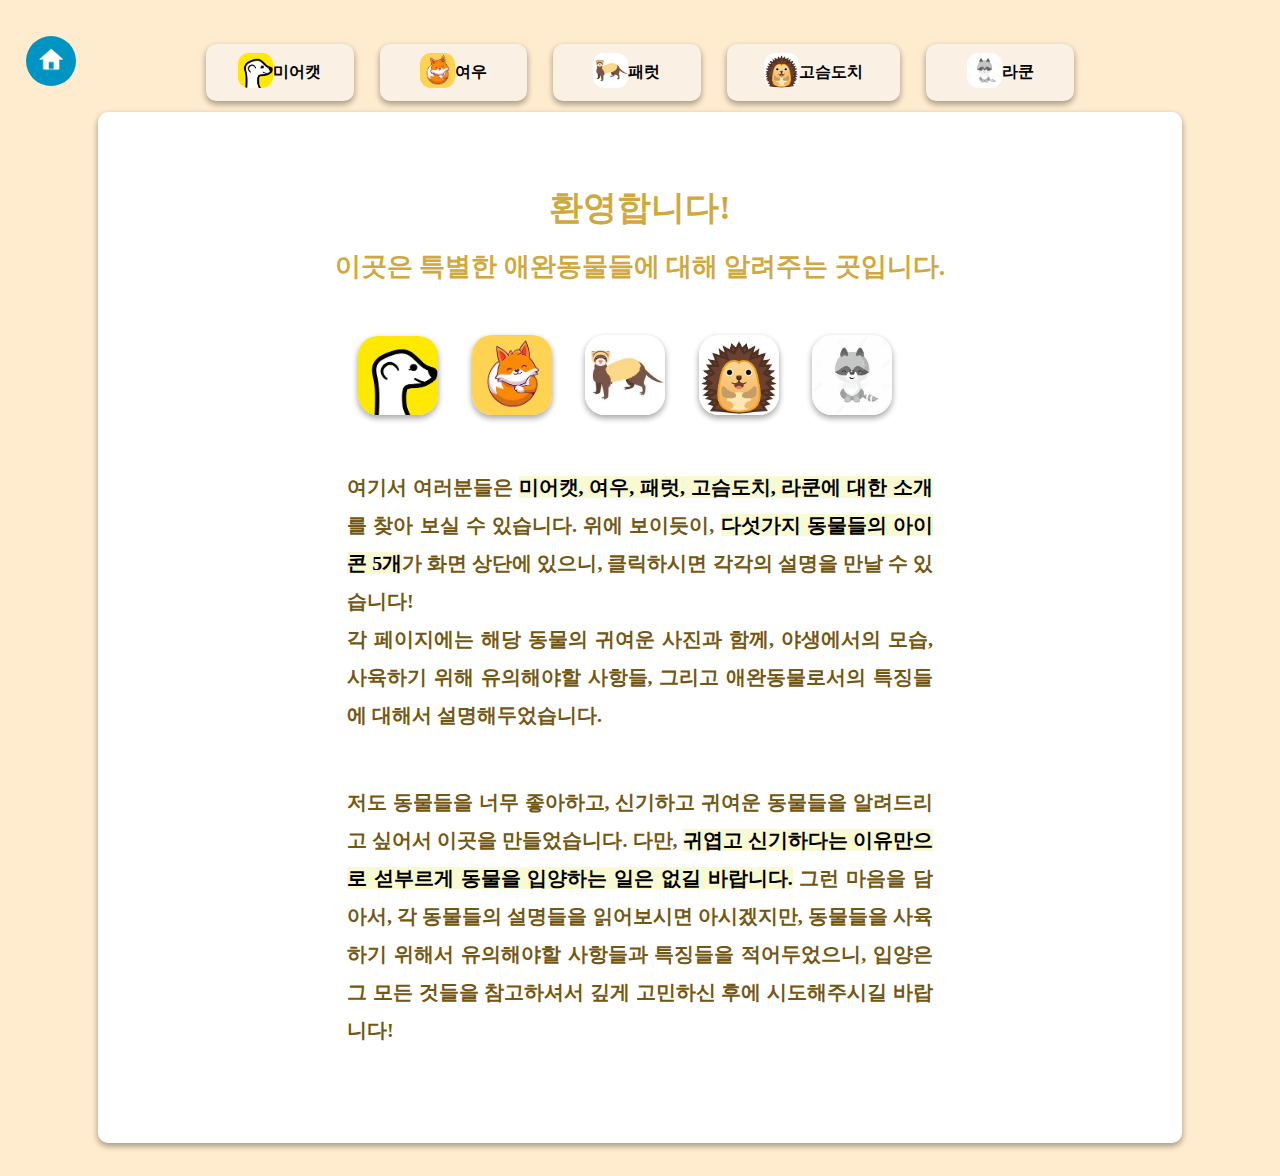
<file: index.html>
<!DOCTYPE html>
<html lang="ko">
<head>
    <meta charset="UTF-8">
    <meta http-equiv="X-UA-Compatible" content="IE=edge">
    <meta name="viewport" content="width=device-width, initial-scale=1.0">
    <link rel="stylesheet" href="./index.css">
    <title>SpecialPets</title>
</head>
<body>
    <section class="nav">
        
         <a href="./index.html">
            <img class="HomeBtn" src="./홈.png">
        </a>
             
        <section class="MKbtn">
            <a href="./Meerkat.html">
                <img class="Navimg" src="./미어캣.png">
            </a>
            <span>미어캣</span>
        </section>
        <section class="MKbtn">
            <a href="./Fox.html">
                <img class="Navimg" src="./여우.jpg">
            </a>
            <span>여우</span>
        </section>
        <section class="MKbtn">
            <a href="./Parrot.html">
                <img class="Navimg" src="./패럿.jpg">
            </a>
            <span>패럿</span>
        </section>
        <section class="HGbtn" >
            <a href="./Hedgehog.html">
                <img class="Navimg" src="./고슴도치.jpg">
            </a>
            <span>고슴도치</span>
        </section>
        <section class="RCbtn">
            <a href="./Racoon.html">
                <img class="Navimg" src="./라쿤.jpg">
            </a>
            <span>라쿤</span>
        </section>
    </section>
    <div>
        <h1>환영합니다!</h1>  
        <h2>이곳은 특별한 애완동물들에 대해 알려주는 곳입니다.</h2>
        <a href="./Meerkat.html">
            <img class="BodyBTn" src="./미어캣.png" title="미어캣" alt="미어캣">
        </a>
        <a href="./Fox.html">
            <img class="BodyBTn" src="./여우.jpg" title="여우" alt="여우">
        </a>
        <a href="./Parrot.html">
            <img class="BodyBTn" src="./패럿.jpg" title="패럿" alt="패럿">
        </a>
        <a href="./Hedgehog.html">
            <img class="BodyBTn" src="./고슴도치.jpg" title="고슴도치" alt="고슴도치">
        </a>
        <a href="./Racoon.html">
            <img class="BodyBTn" src="./라쿤.jpg" title="라쿤" alt="라쿤">
        </a>
        <h3 class="intro">
             여기서 여러분들은 <mark>미어캣, 여우, 패럿, 고슴도치, 라쿤에 대한 소개</mark>를 찾아 보실 수 있습니다. 
            위에 보이듯이, <mark>다섯가지 동물들의 아이콘 5개</mark>가 화면 상단에 있으니, 클릭하시면 각각의 설명을 만날 수 있습니다!
            <br> 각 페이지에는 해당 동물의 귀여운 사진과 함께, 야생에서의 모습, 사육하기 위해 유의해야할 사항들, 그리고 애완동물로서의 특징들에 대해서 설명해두었습니다.
        </h3>
        <h3 class="intro2"> 
             저도 동물들을 너무 좋아하고, 신기하고 귀여운 동물들을 알려드리고 싶어서 이곳을 만들었습니다. 다만, <mark>귀엽고 신기하다는 이유만으로
            섣부르게 동물을 입양하는 일은 없길 바랍니다.</mark> 그런 마음을 담아서, 각 동물들의 설명들을 읽어보시면 아시겠지만, 동물들을 사육하기 위해서
            유의해야할 사항들과 특징들을 적어두었으니, 입양은 그 모든 것들을 참고하셔서 깊게 고민하신 후에 시도해주시길 바랍니다!
        </h3>
    </div>
</body>
</html>
</file>
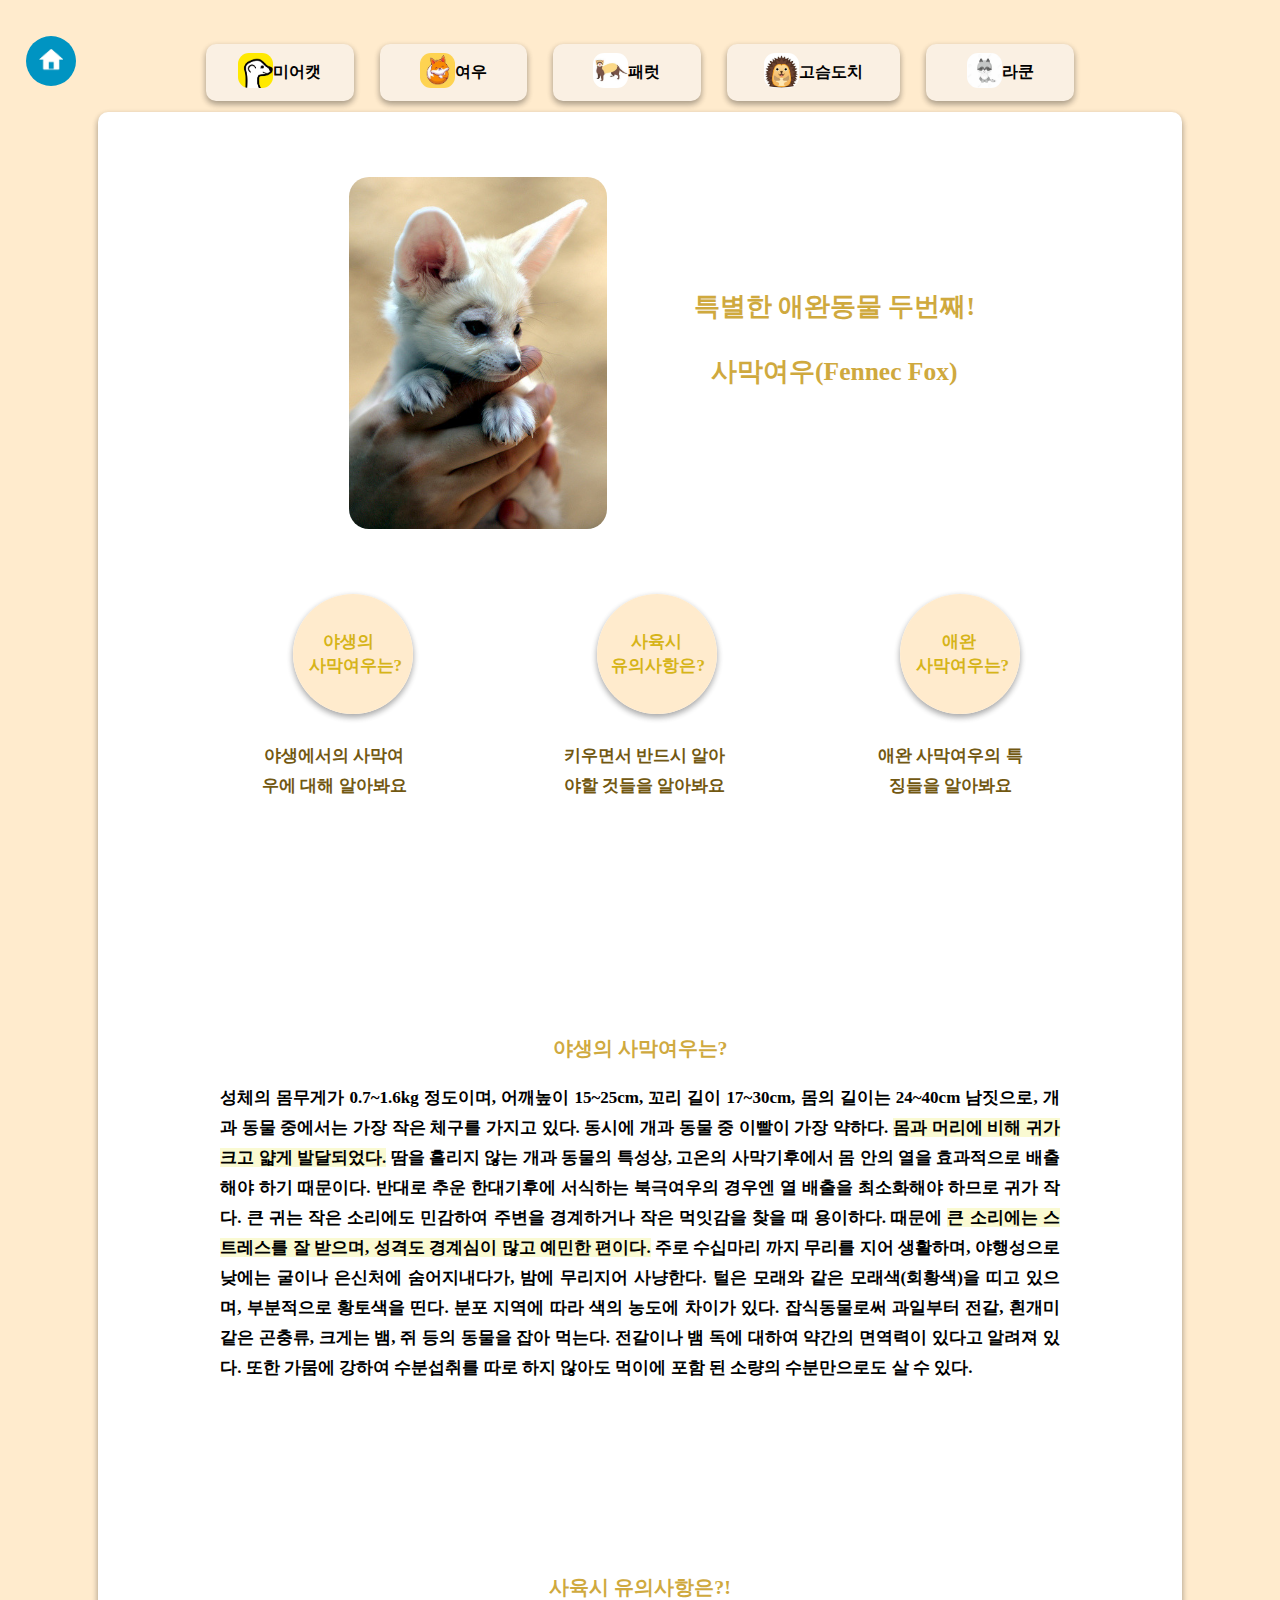
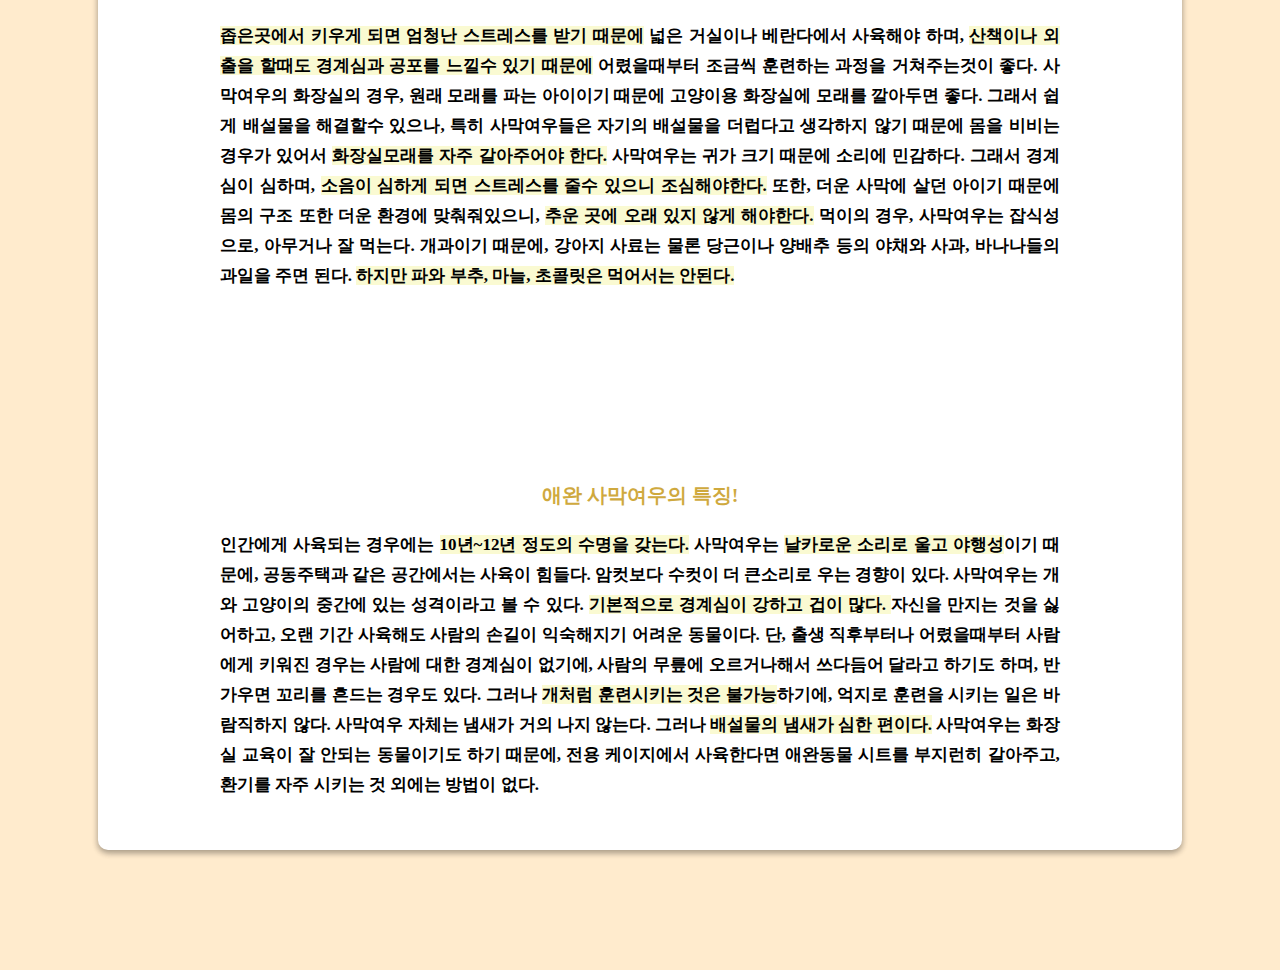
<file: Fox.html>
<!DOCTYPE html>
<html lang="ko">
<head>
    <meta charset="UTF-8">
    <meta http-equiv="X-UA-Compatible" content="IE=edge">
    <meta name="viewport" content="width=device-width, initial-scale=1.0">
    <link rel="stylesheet" href="./pages.css">
    <title>SpecialPets</title>
</head>
<body>
    <section class="nav">
        
        <a href="./index.html">
           <img class="HomeBtn" src="./홈.png">
       </a>
            
       <section class="MKbtn">
           <a href="./Meerkat.html">
               <img class="Navimg" src="./미어캣.png">
           </a>
           <span>미어캣</span>
       </section>
       <section class="MKbtn">
           <a href="./Fox.html">
               <img class="Navimg" src="./여우.jpg">
           </a>
           <span>여우</span>
       </section>
       <section class="MKbtn">
           <a href="./Parrot.html">
               <img class="Navimg" src="./패럿.jpg">
           </a>
           <span>패럿</span>
       </section>
       <section class="HGbtn" >
           <a href="./Hedgehog.html">
               <img class="Navimg" src="./고슴도치.jpg">
           </a>
           <span>고슴도치</span>
       </section>
       <section class="RCbtn">
           <a href="./Racoon.html">
               <img class="Navimg" src="./라쿤.jpg">
           </a>
           <span>라쿤</span>
       </section>
   </section>
    <div class="table">
            <div class="subtitle">
                <img class="pic" src="./여우프로필.jpg" title="미어캣" alt="미어캣">
                
                <h2 class="subtitle2">특별한 애완동물 두번째!<br>사막여우(Fennec Fox)</h2>
                
            </div>
        <div class="navcontainer">
            <div class="col-lg-4">
                <a href="#a"><svg class="navcircle" 
                    width="120" 
                    height="120" 
                    xmlns="http://www.w3.org/2000/svg"
                    role="img" 
                    aria-label="navcircle" 
                    preserveAspectRatio="xMidYMid slice" 
                    focusable="false">
                    <rect width="100%" height="100%" fill="blanchedalmond"/>
                    <text x="25%" y="40%" fill="rgb(214, 180, 25)" dy=".3em">야생의</text>
                    <text x="13%" y="60%" fill="rgb(214, 180, 25)" dy=".3em">사막여우는?</text>
                </svg></a>
        
              
                <p>야생에서의 사막여우에 대해 알아봐요</p>
            </div>
            
            <div class="col-lg-4">
                <a href="#b"><svg class="navcircle" 
                    width="120" 
                    height="120" 
                    xmlns="http://www.w3.org/2000/svg"
                    role="img" 
                    aria-label="navcircle" 
                    preserveAspectRatio="xMidYMid slice" 
                    focusable="false">
                    <rect width="100%" height="100%" fill="blanchedalmond"/>
                    <text x="28%" y="40%" fill="rgb(214, 180, 25)" dy=".3em">사육시</text>
                    <text x="12%" y="60%" fill="rgb(214, 180, 25)" dy=".3em">유의사항은?</text>
                </svg></a>
        
              
                <p>키우면서 반드시 알아야할 것들을 알아봐요</p>
            </div>

            <div class="col-lg-4">
                <a href="#c"><svg class="navcircle2" 
                    width="120" 
                    height="120" 
                    xmlns="http://www.w3.org/2000/svg"
                    role="img" 
                    aria-label="navcircle" 
                    preserveAspectRatio="xMidYMid slice" 
                    focusable="false">
                    <rect width="100%" height="100%" fill="blanchedalmond"/>
                    <text x="35%" y="40%" fill="rgb(214, 180, 25)" dy=".3em">애완</text>
                    <text x="13%" y="60%" fill="rgb(214, 180, 25)" dy=".3em">사막여우는?</text>
                </svg></a>
        
              
                <p>애완 사막여우의 특징들을 알아봐요</p>
            </div>
        </div>

            <div id="a" class="Animal">
                <h3>야생의 사막여우는?</h3>
                <p class="Animal3">
                    성체의 몸무게가 0.7~1.6kg 정도이며, 어깨높이 15~25cm, 꼬리 길이 17~30cm, 몸의 길이는 24~40cm 남짓으로, 개과 동물 중에서는 
                    가장 작은 체구를 가지고 있다. 동시에 개과 동물 중 이빨이 가장 약하다. <mark>몸과 머리에 비해 귀가 크고 얇게 발달되었다.</mark> 땀을 흘리지 않는 
                    개과 동물의 특성상, 고온의 사막기후에서 몸 안의 열을 효과적으로 배출해야 하기 때문이다. 반대로 추운 한대기후에 서식하는 북극여우의 경우엔 
                    열 배출을 최소화해야 하므로 귀가 작다. 큰 귀는 작은 소리에도 민감하여 주변을 경계하거나 작은 먹잇감을 찾을 때 용이하다. 때문에 <mark>큰 소리에는 
                    스트레스를 잘 받으며, 성격도 경계심이 많고 예민한 편이다.</mark> 주로 수십마리 까지 무리를 지어 생활하며, 야행성으로 낮에는 굴이나 은신처에 숨어지내다가, 
                    밤에 무리지어 사냥한다. 털은 모래와 같은 모래색(회황색)을 띠고 있으며, 부분적으로 황토색을 띤다. 분포 지역에 따라 색의 농도에 차이가 있다. 
                    잡식동물로써 과일부터 전갈, 흰개미 같은 곤충류, 크게는 뱀, 쥐 등의 동물을 잡아 먹는다. 전갈이나 뱀 독에 대하여 약간의 면역력이 있다고 알려져 있다. 또한 가뭄에 강하여 수분섭취를 따로 하지 않아도 먹이에 포함 된 소량의 수분만으로도 살 수 있다.
                </p>
            </div>
            
                <div id="b" class="Td1">
                    <h3>사육시 유의사항은?!</h3>
                    <p class="Animal3">
                        <mark>좁은곳에서 키우게 되면 엄청난 스트레스를 받기 때문에</mark> 넓은 거실이나 베란다에서 사육해야 하며, <mark>산책이나 외출을 할때도 경계심과 공포를 느낄수 있기 때문에</mark>
                        어렸을때부터 조금씩 훈련하는 과정을 거쳐주는것이 좋다. 사막여우의 화장실의 경우, 원래 모래를 파는 아이이기 때문에 고양이용 화장실에 모래를 깔아두면 좋다.
                        그래서 쉽게 배설물을 해결할수 있으나, 특히 사막여우들은 자기의 배설물을 더럽다고 생각하지 않기 때문에 몸을 비비는 경우가 있어서 <mark>화장실모래를 자주 갈아주어야 한다.</mark>
                        사막여우는 귀가 크기 때문에 소리에 민감하다. 그래서 경계심이 심하며, <mark>소음이 심하게 되면 스트레스를 줄수 있으니 조심해야한다.</mark> 또한, 더운 사막에 살던 아이기 때문에 
                        몸의 구조 또한 더운 환경에 맞춰줘있으니, <mark>추운 곳에 오래 있지 않게 해야한다.</mark> 먹이의 경우, 사막여우는 잡식성으로, 아무거나 잘 먹는다. 개과이기 때문에, 강아지 사료는
                        물론 당근이나 양배추 등의 야채와 사과, 바나나들의 과일을 주면 된다. <mark>하지만 파와 부추, 마늘, 초콜릿은 먹어서는 안된다.</mark>
                    </p>
                </div>
            
            <div>
                <div id="c" class="Td1" colspan="2">
                    <h3 >애완 사막여우의 특징!</h3>
                    <p class="Animal3">
                        인간에게 사육되는 경우에는 <mark>10년~12년 정도의 수명을 갖는다.</mark> 사막여우는 <mark>날카로운 소리로 울고 야행성</mark>이기 때문에, 공동주택과 같은 공간에서는 사육이 힘들다. 암컷보다 수컷이 더 큰소리로 우는 경향이 있다. 
                        사막여우는 개와 고양이의 중간에 있는 성격이라고 볼 수 있다. <mark>기본적으로 경계심이 강하고 겁이 많다. </mark>자신을 만지는 것을 싫어하고, 오랜 기간 사육해도 사람의 손길이 익숙해지기 어려운 동물이다.
                        단, 출생 직후부터나 어렸을때부터 사람에게 키워진 경우는 사람에 대한 경계심이 없기에, 사람의 무릎에 오르거나해서 쓰다듬어 달라고 하기도 하며, 반가우면 꼬리를 흔드는 경우도 있다. 그러나 <mark>개처럼 훈련시키는 것은
                        불가능</mark>하기에, 억지로 훈련을 시키는 일은 바람직하지 않다. 사막여우 자체는 냄새가 거의 나지 않는다. 그러나 <mark>배설물의 냄새가 심한 편이다.</mark> 사막여우는 화장실 교육이 잘 안되는 동물이기도 하기 때문에, 전용 케이지에서 사육한다면
                        애완동물 시트를 부지런히 갈아주고, 환기를 자주 시키는 것 외에는 방법이 없다. 
                    </p>
                </div>
            </div>
    </div>
</body>
</html>
</file>
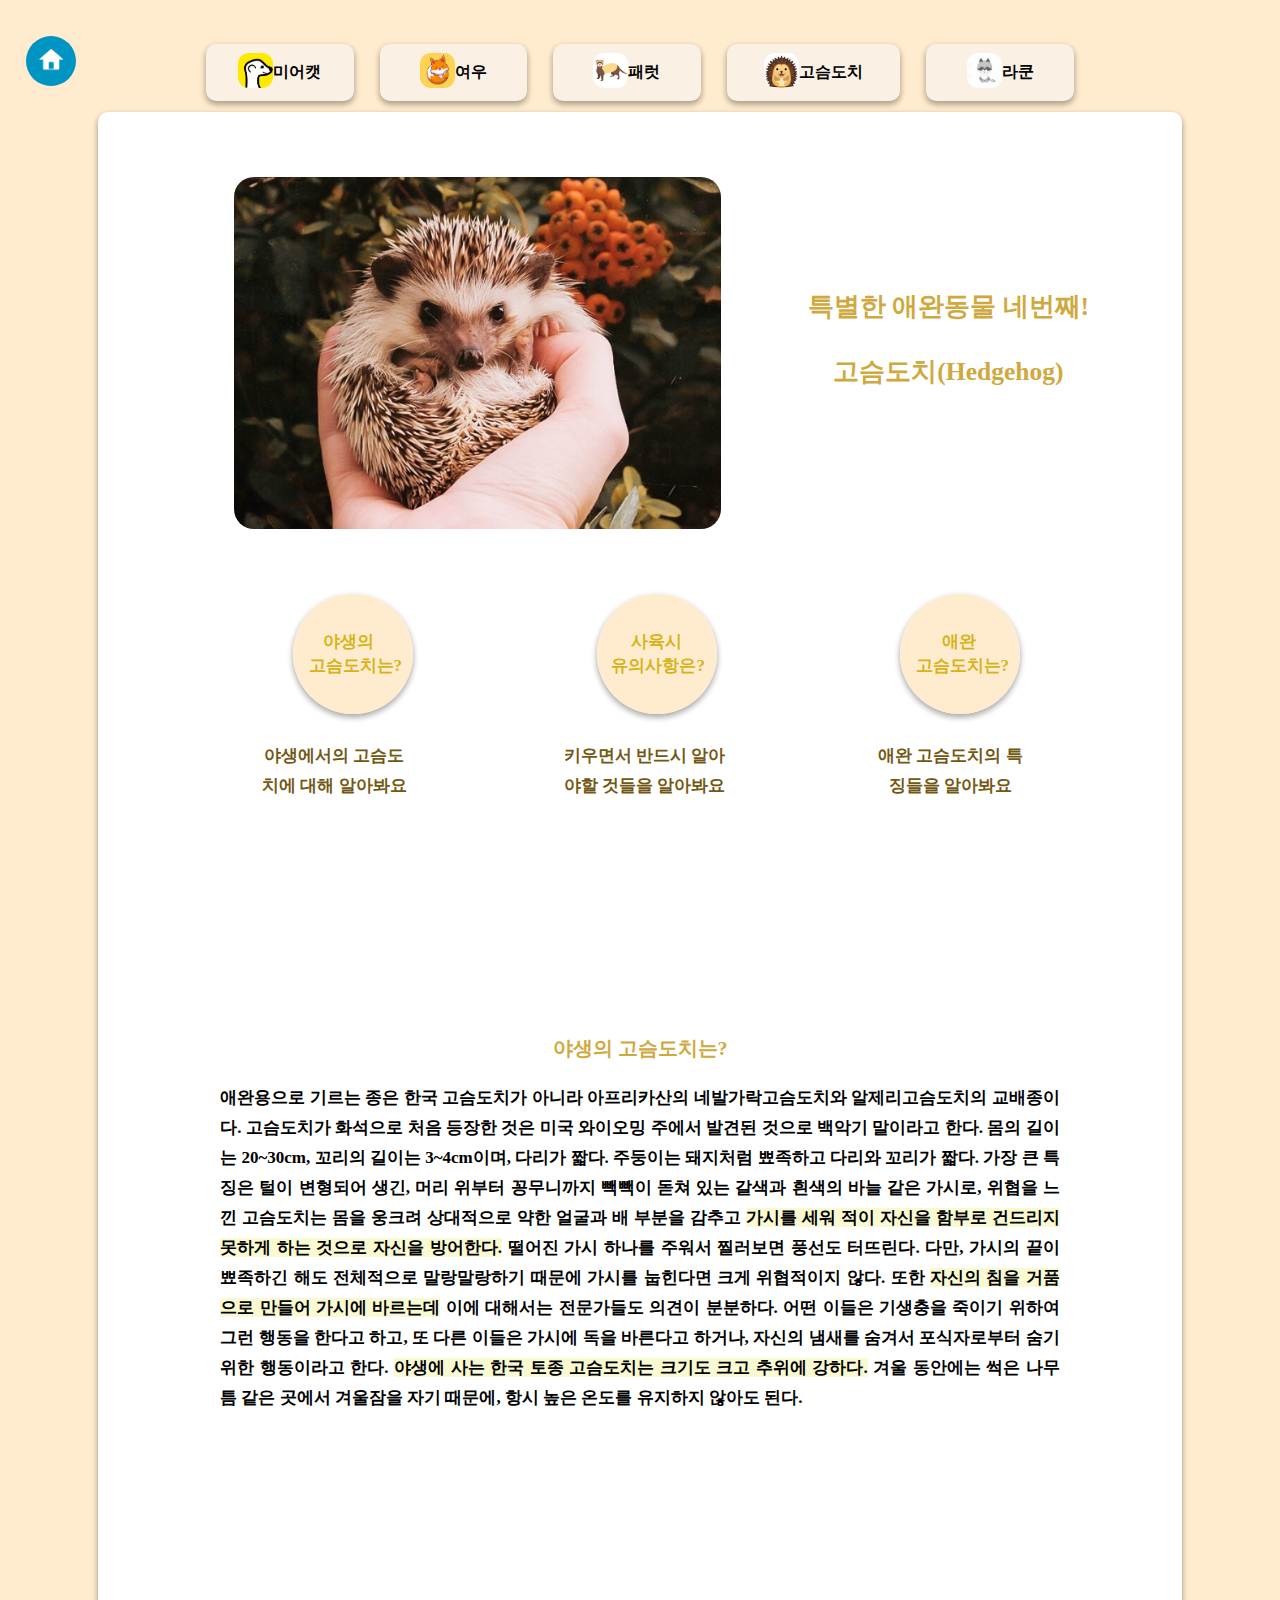
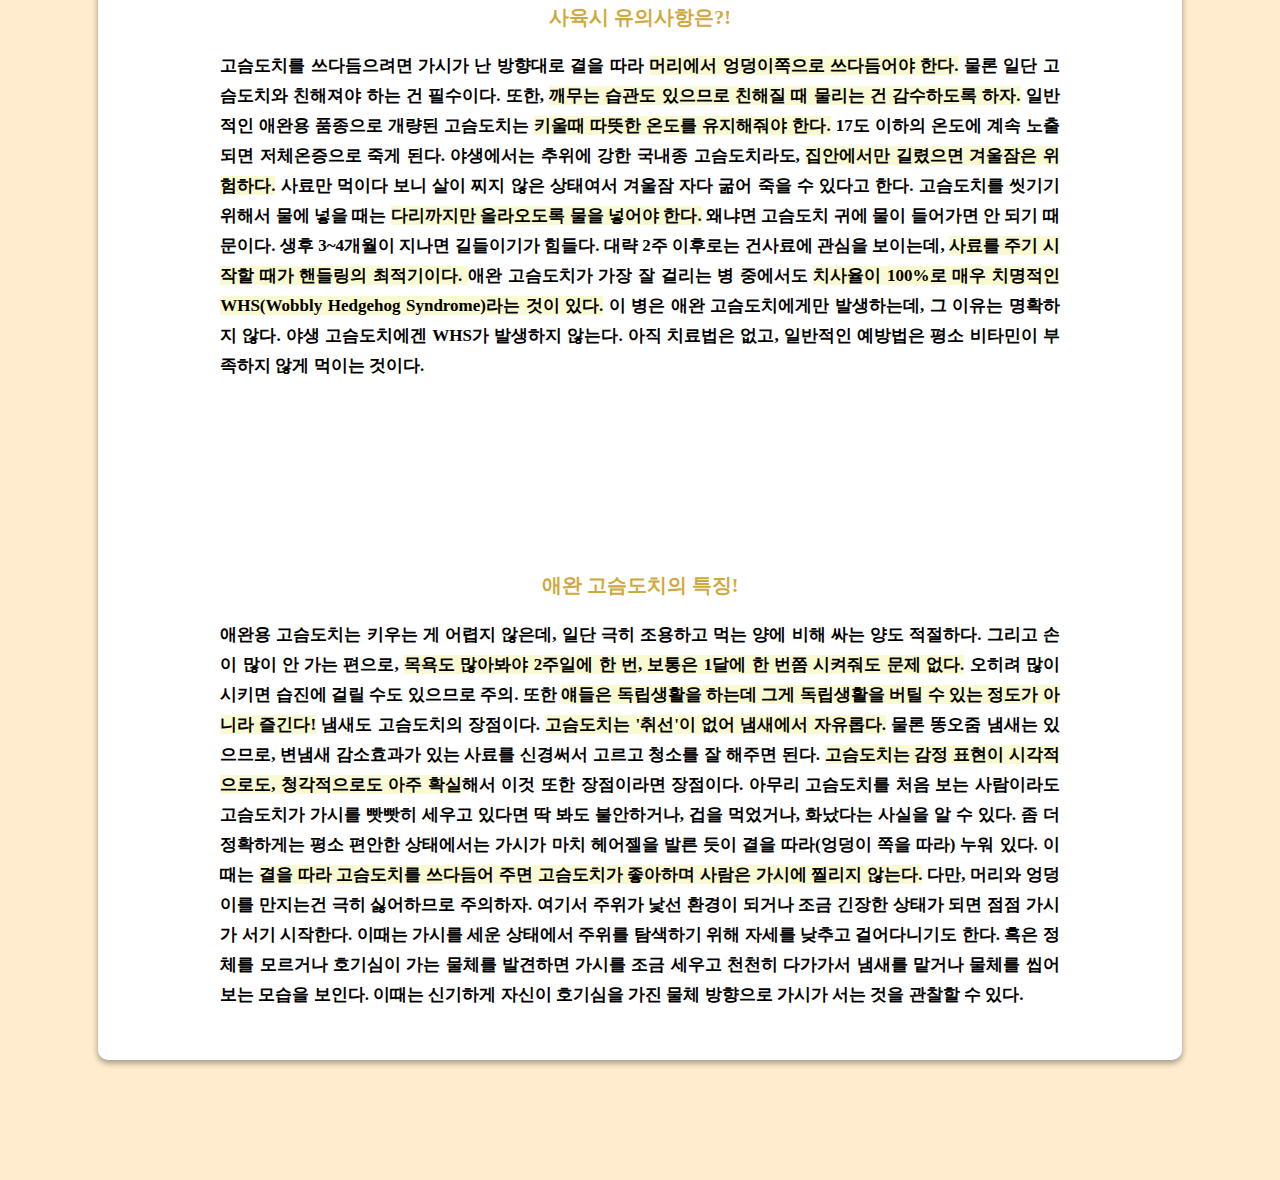
<file: Hedgehog.html>
<!DOCTYPE html>
<html lang="ko">
<head>
    <meta charset="UTF-8">
    <meta http-equiv="X-UA-Compatible" content="IE=edge">
    <meta name="viewport" content="width=device-width, initial-scale=1.0">
    <link rel="stylesheet" href="./pages.css">
    <title>SpecialPets</title>
</head>
<body>
    <section class="nav">
        
        <a href="./index.html">
           <img class="HomeBtn" src="./홈.png">
       </a>
            
       <section class="MKbtn">
           <a href="./Meerkat.html">
               <img class="Navimg" src="./미어캣.png">
           </a>
           <span>미어캣</span>
       </section>
       <section class="MKbtn">
           <a href="./Fox.html">
               <img class="Navimg" src="./여우.jpg">
           </a>
           <span>여우</span>
       </section>
       <section class="MKbtn">
           <a href="./Parrot.html">
               <img class="Navimg" src="./패럿.jpg">
           </a>
           <span>패럿</span>
       </section>
       <section class="HGbtn" >
           <a href="./Hedgehog.html">
               <img class="Navimg" src="./고슴도치.jpg">
           </a>
           <span>고슴도치</span>
       </section>
       <section class="RCbtn">
           <a href="./Racoon.html">
               <img class="Navimg" src="./라쿤.jpg">
           </a>
           <span>라쿤</span>
       </section>
   </section>
    <div class="table">
            <div class="subtitle">
                <img class="pic" src="./고슴도치프로필.jpg" title="미어캣" alt="미어캣">
                
                <h2 class="subtitle2">특별한 애완동물 네번째!<br>고슴도치(Hedgehog)</h2>
                
            </div>
        <div class="navcontainer">
            <div class="col-lg-4">
                <a href="#a"><svg class="navcircle" 
                    width="120" 
                    height="120" 
                    xmlns="http://www.w3.org/2000/svg"
                    role="img" 
                    aria-label="navcircle" 
                    preserveAspectRatio="xMidYMid slice" 
                    focusable="false">
                    <rect width="100%" height="100%" fill="blanchedalmond"/>
                    <text x="25%" y="40%" fill="rgb(214, 180, 25)" dy=".3em">야생의</text>
                    <text x="13%" y="60%" fill="rgb(214, 180, 25)" dy=".3em">고슴도치는?</text>
                </svg></a>
        
              
                <p>야생에서의 고슴도치에 대해 알아봐요</p>
            </div>
            
            <div class="col-lg-4">
                <a href="#b"><svg class="navcircle" 
                    width="120" 
                    height="120" 
                    xmlns="http://www.w3.org/2000/svg"
                    role="img" 
                    aria-label="navcircle" 
                    preserveAspectRatio="xMidYMid slice" 
                    focusable="false">
                    <rect width="100%" height="100%" fill="blanchedalmond"/>
                    <text x="28%" y="40%" fill="rgb(214, 180, 25)" dy=".3em">사육시</text>
                    <text x="12%" y="60%" fill="rgb(214, 180, 25)" dy=".3em">유의사항은?</text>
                </svg></a>
        
              
                <p>키우면서 반드시 알아야할 것들을 알아봐요</p>
            </div>

            <div class="col-lg-4">
                <a href="#c"><svg class="navcircle2" 
                    width="120" 
                    height="120" 
                    xmlns="http://www.w3.org/2000/svg"
                    role="img" 
                    aria-label="navcircle" 
                    preserveAspectRatio="xMidYMid slice" 
                    focusable="false">
                    <rect width="100%" height="100%" fill="blanchedalmond"/>
                    <text x="35%" y="40%" fill="rgb(214, 180, 25)" dy=".3em">애완</text>
                    <text x="13%" y="60%" fill="rgb(214, 180, 25)" dy=".3em">고슴도치는?</text>
                </svg></a>
        
              
                <p>애완 고슴도치의 특징들을 알아봐요</p>
            </div>
        </div>

            <div id="a" class="Animal">
                <h3>야생의 고슴도치는?</h3>
                <p class="Animal3">
                    애완용으로 기르는 종은 한국 고슴도치가 아니라 아프리카산의 네발가락고슴도치와 알제리고슴도치의 교배종이다.
                    고슴도치가 화석으로 처음 등장한 것은 미국 와이오밍 주에서 발견된 것으로 백악기 말이라고 한다.
                    몸의 길이는 20~30cm, 꼬리의 길이는 3~4cm이며, 다리가 짧다. 주둥이는 돼지처럼 뾰족하고 다리와 꼬리가 짧다. 가장 큰 특징은 털이 변형되어 생긴, 
                    머리 위부터 꽁무니까지 빽빽이 돋쳐 있는 갈색과 흰색의 바늘 같은 가시로, 위협을 느낀 고슴도치는 몸을 웅크려 상대적으로 약한 얼굴과 배 부분을 감추고 <mark>가시를 세워 
                    적이 자신을 함부로 건드리지 못하게 하는 것으로 자신을 방어한다.</mark> 떨어진 가시 하나를 주워서 찔러보면 풍선도 터뜨린다. 다만, 가시의 끝이 뾰족하긴 해도 전체적으로 말랑말랑하기 
                    때문에 가시를 눕힌다면 크게 위협적이지 않다. 또한 <mark>자신의 침을 거품으로 만들어 가시에 바르는데</mark> 이에 대해서는 전문가들도 의견이 분분하다. 어떤 이들은 기생충을 죽이기 위하여 
                    그런 행동을 한다고 하고, 또 다른 이들은 가시에 독을 바른다고 하거나, 자신의 냄새를 숨겨서 포식자로부터 숨기 위한 행동이라고 한다. 
                    <mark>야생에 사는 한국 토종 고슴도치는 크기도 크고 추위에 강하다.</mark> 겨울 동안에는 썩은 나무 틈 같은 곳에서 겨울잠을 자기 때문에, 항시 높은 온도를 유지하지 않아도 된다. 
                </p>
            </div>
            
                <div id="b" class="Td1">
                    <h3 >사육시 유의사항은?!</h3>
                    <p class="Animal3">
                        고슴도치를 쓰다듬으려면 가시가 난 방향대로 결을 따라 <mark>머리에서 엉덩이쪽으로 쓰다듬어야 한다.</mark> 물론 일단 고슴도치와 친해져야 하는 건 필수이다. 
                        또한, <mark>깨무는 습관도 있으므로 친해질 때 물리는 건 감수하도록 하자.</mark> 
                        일반적인 애완용 품종으로 개량된 고슴도치는  <mark>키울때 따뜻한 온도를 유지해줘야 한다.</mark> 17도 이하의 온도에 계속 노출되면 저체온증으로 죽게 된다. 
                        야생에서는 추위에 강한 국내종 고슴도치라도, <mark>집안에서만 길렸으면 겨울잠은 위험하다.</mark> 사료만 먹이다 보니 살이 찌지 않은 상태여서 겨울잠 자다 굶어 죽을 수 있다고 한다.
                        고슴도치를 씻기기 위해서 물에 넣을 때는 <mark>다리까지만 올라오도록 물을 넣어야 한다.</mark> 왜냐면 고슴도치 귀에 물이 들어가면 안 되기 때문이다. 
                        생후 3~4개월이 지나면 길들이기가 힘들다. 대략 2주 이후로는 건사료에 관심을 보이는데, <mark>사료를 주기 시작할 때가 핸들링의 최적기이다. </mark>
                        애완 고슴도치가 가장 잘 걸리는 병 중에서도 <mark>치사율이 100%로 매우 치명적인 WHS(Wobbly Hedgehog Syndrome)라는 것이 있다.</mark> 이 병은 애완 고슴도치에게만 발생하는데, 
                        그 이유는 명확하지 않다. 야생 고슴도치에겐 WHS가 발생하지 않는다. 아직 치료법은 없고, 일반적인 예방법은 평소 비타민이 부족하지 않게 먹이는 것이다.
                    </p>
                </div>
            
            <div>
                <div id="c" class="Td1" colspan="2">
                    <h3>애완 고슴도치의 특징!</h3>
                    <p class="Animal3">
                        애완용 고슴도치는 키우는 게 어렵지 않은데, 일단 극히 조용하고 먹는 양에 비해 싸는 양도 적절하다. 그리고 손이 많이 안 가는 편으로, <mark>목욕도 많아봐야 2주일에 한 번, 보통은 1달에 한 번쯤 시켜줘도 문제 없다.</mark> 
                        오히려 많이 시키면 습진에 걸릴 수도 있으므로 주의. 또한 <mark>얘들은 독립생활을 하는데 그게 독립생활을 버틸 수 있는 정도가 아니라 즐긴다!</mark> 냄새도 고슴도치의 장점이다. <mark>고슴도치는 '취선'이 없어 냄새에서 자유롭다.</mark> 
                        물론 똥오줌 냄새는 있으므로, 변냄새 감소효과가 있는 사료를 신경써서 고르고 청소를 잘 해주면 된다. <mark>고슴도치는 감정 표현이 시각적으로도, 청각적으로도 아주 확실</mark>해서 이것 또한 장점이라면 장점이다. 
                        아무리 고슴도치를 처음 보는 사람이라도 고슴도치가 가시를 빳빳히 세우고 있다면 딱 봐도 불안하거나, 겁을 먹었거나, 화났다는 사실을 알 수 있다. 좀 더 정확하게는 평소 편안한 상태에서는 가시가 마치 헤어젤을 발른 듯이
                         결을 따라(엉덩이 쪽을 따라) 누워 있다. 이 때는 <mark>결을 따라 고슴도치를 쓰다듬어 주면 고슴도치가 좋아하며 사람은 가시에 찔리지 않는다.</mark> 다만, 머리와 엉덩이를 만지는건 극히 싫어하므로 주의하자. 
                         여기서 주위가 낯선 환경이 되거나 조금 긴장한 상태가 되면 점점 가시가 서기 시작한다. 이때는 가시를 세운 상태에서 주위를 탐색하기 위해 자세를 낮추고 걸어다니기도 한다. 혹은 정체를 모르거나 호기심이 가는 물체를 발견하면 
                         가시를 조금 세우고 천천히 다가가서 냄새를 맡거나 물체를 씹어보는 모습을 보인다. 이때는 신기하게 자신이 호기심을 가진 물체 방향으로 가시가 서는 것을 관찰할 수 있다.
                    </p>
                </div>
            </div>
    </div>
</body>
</html>
</file>
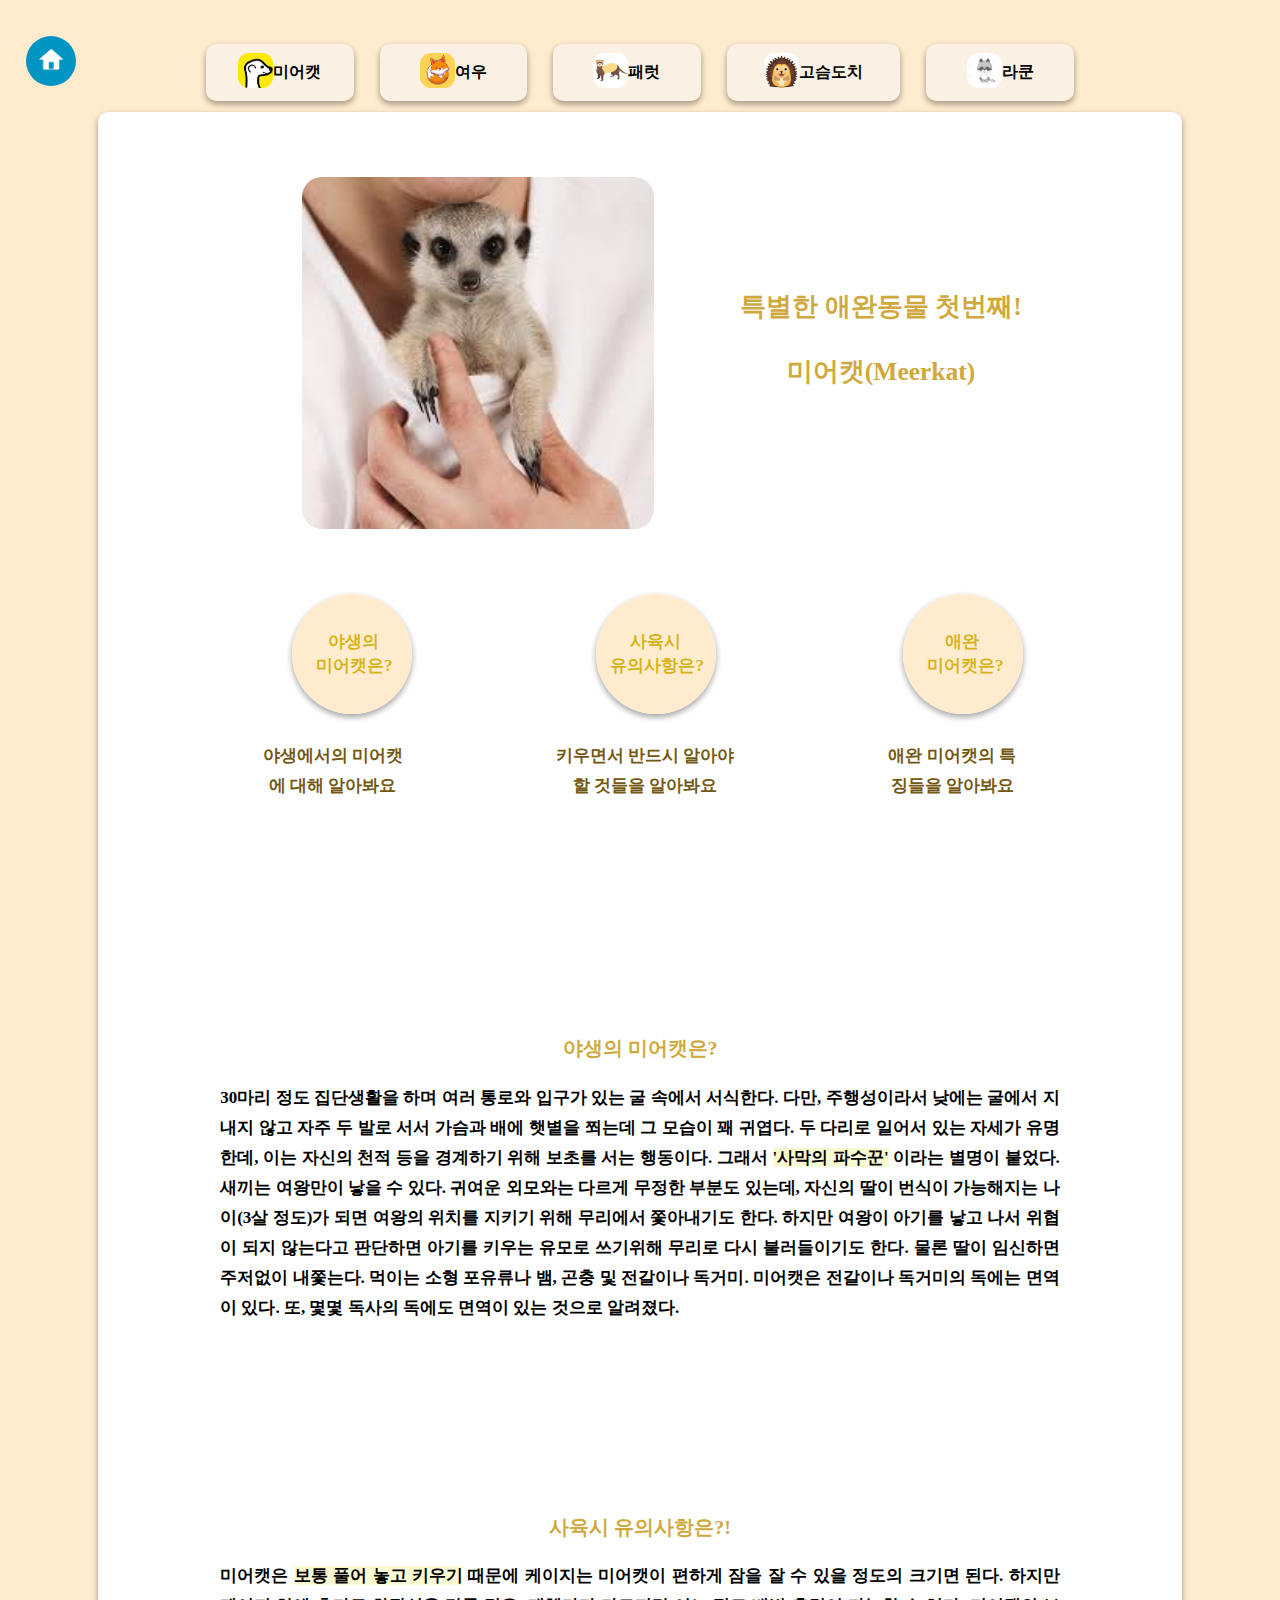
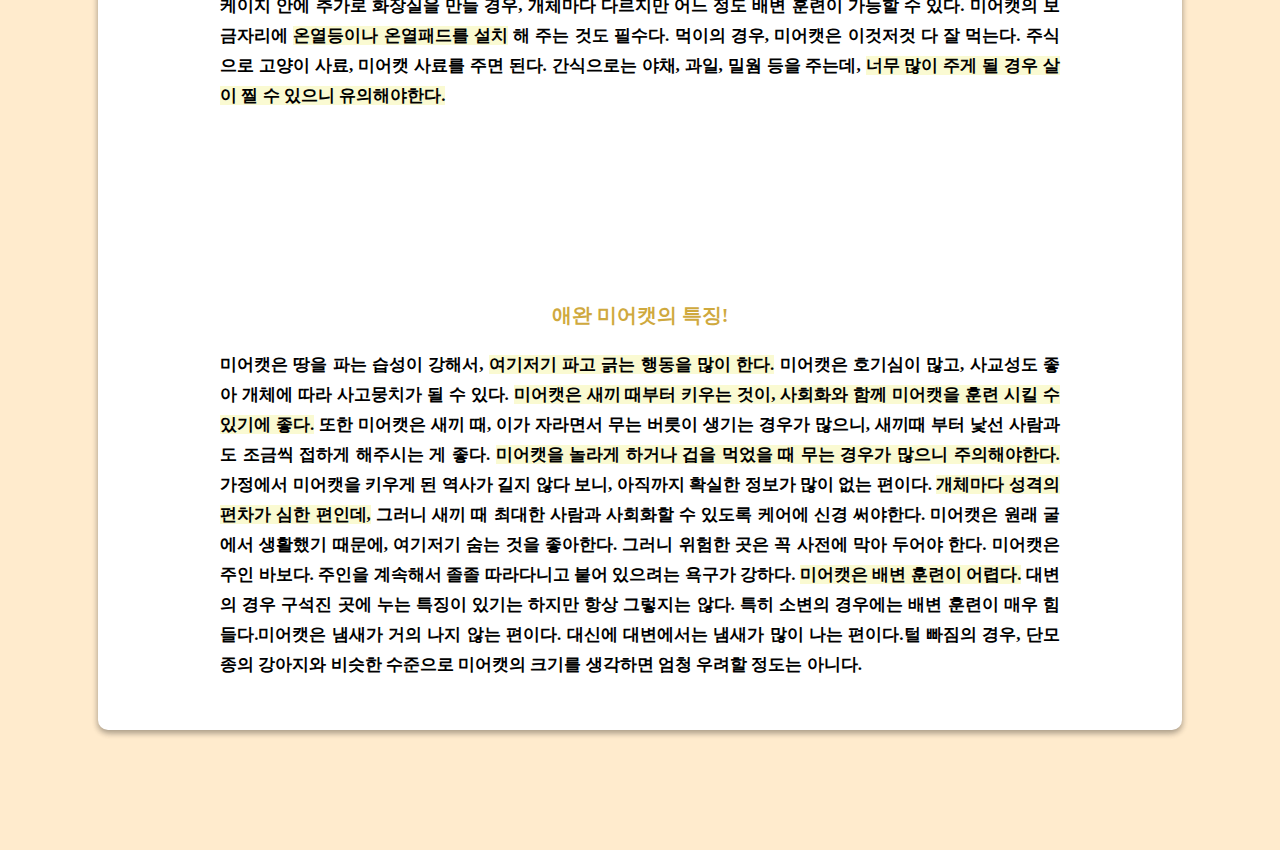
<file: Meerkat.html>
<!DOCTYPE html>
<html lang="ko">
<head>
    <meta charset="UTF-8">
    <meta http-equiv="X-UA-Compatible" content="IE=edge">
    <meta name="viewport" content="width=device-width, initial-scale=1.0">
    <link rel="stylesheet" href="./pages.css">
    <title>SpecialPets</title>
</head>
<body>
    <section class="nav">
        
        <a href="./index.html">
           <img class="HomeBtn" src="./홈.png">
       </a>
            
       <section class="MKbtn">
           <a href="./Meerkat.html">
               <img class="Navimg" src="./미어캣.png">
           </a>
           <span>미어캣</span>
       </section>
       <section class="MKbtn">
           <a href="./Fox.html">
               <img class="Navimg" src="./여우.jpg">
           </a>
           <span>여우</span>
       </section>
       <section class="MKbtn">
           <a href="./Parrot.html">
               <img class="Navimg" src="./패럿.jpg">
           </a>
           <span>패럿</span>
       </section>
       <section class="HGbtn" >
           <a href="./Hedgehog.html">
               <img class="Navimg" src="./고슴도치.jpg">
           </a>
           <span>고슴도치</span>
       </section>
       <section class="RCbtn">
           <a href="./Racoon.html">
               <img class="Navimg" src="./라쿤.jpg">
           </a>
           <span>라쿤</span>
       </section>
   </section>
    <div class="table">
            <div class="subtitle">
                <img class="pic" src="./미어캣프로필.jpg" title="미어캣" alt="미어캣">
                
                <h2 class="subtitle2">특별한 애완동물 첫번째!<br>미어캣(Meerkat)</h2>
                
            </div>
        <div class="navcontainer">
            <div class="col-lg-4">
                <a href="#a"><svg class="navcircle" 
                    width="120" 
                    height="120" 
                    xmlns="http://www.w3.org/2000/svg"
                    role="img" 
                    aria-label="navcircle" 
                    preserveAspectRatio="xMidYMid slice" 
                    focusable="false">
                    <rect width="100%" height="100%" fill="blanchedalmond"/>
                    <text class="inside" x="30%" y="40%" fill="rgb(214, 180, 25)" dy=".3em">야생의</text>
                    <text class="inside" x="20%" y="60%" fill="rgb(214, 180, 25)" dy=".3em">미어캣은?</text>
                </svg></a>
        
              
                <p>야생에서의 미어캣에 대해 알아봐요</p>
            </div>
            
            <div class="col-lg-4">
                <a href="#b"><svg class="navcircle" 
                    width="120" 
                    height="120" 
                    xmlns="http://www.w3.org/2000/svg"
                    role="img" 
                    aria-label="navcircle" 
                    preserveAspectRatio="xMidYMid slice" 
                    focusable="false">
                    <rect width="100%" height="100%" fill="blanchedalmond"/>
                    <text class="inside" x="28%" y="40%" fill="rgb(214, 180, 25)" dy=".3em">사육시</text>
                    <text class="inside" x="12%" y="60%" fill="rgb(214, 180, 25)" dy=".3em">유의사항은?</text>
                </svg></a>
        
              
                <p>키우면서 반드시 알아야할 것들을 알아봐요</p>
            </div>

            <div class="col-lg-4">
                <a href="#c"><svg class="navcircle2" 
                    width="120" 
                    height="120" 
                    xmlns="http://www.w3.org/2000/svg"
                    role="img" 
                    aria-label="navcircle" 
                    preserveAspectRatio="xMidYMid slice" 
                    focusable="false">
                    <rect width="100%" height="100%" fill="blanchedalmond"/>
                    <text class="inside" x="35%" y="40%" fill="rgb(214, 180, 25)" dy=".3em">애완</text>
                    <text class="inside" x="20%" y="60%" fill="rgb(214, 180, 25)" dy=".3em">미어캣은?</text>
                </svg></a>
        
              
                <p>애완 미어캣의 특징들을 알아봐요</p>
            </div>
        </div>

            <div id="a" class="Animal">
                <h3>야생의 미어캣은?</h3>
                <p class="Animal3">
                    30마리 정도 집단생활을 하며 여러 통로와 입구가 있는 굴 속에서 서식한다. 
                    다만, 주행성이라서 낮에는 굴에서 지내지 않고 자주 두 발로 서서 가슴과 
                    배에 햇볕을 쬐는데 그 모습이 꽤 귀엽다. 두 다리로 일어서 있는 자세가 유명한데, 
                    이는 자신의 천적 등을 경계하기 위해 보초를 서는 행동이다. 그래서 <mark>'사막의 파수꾼'</mark>
                    이라는 별명이 붙었다. 새끼는 여왕만이 낳을 수 있다. 귀여운 외모와는 다르게 무정한 
                    부분도 있는데, 자신의 딸이 번식이 가능해지는 나이(3살 정도)가 되면 여왕의 위치를
                    지키기 위해 무리에서 쫓아내기도 한다. 하지만 여왕이 아기를 낳고 나서 위협이 되지
                    않는다고 판단하면 아기를 키우는 유모로 쓰기위해 무리로 다시 불러들이기도 한다. 
                    물론 딸이 임신하면 주저없이 내쫓는다. 먹이는 소형 포유류나 뱀, 곤충 및 전갈이나
                    독거미. 미어캣은 전갈이나 독거미의 독에는 면역이 있다. 또, 몇몇 독사의 독에도 
                    면역이 있는 것으로 알려졌다.
                </p>
            </div>
            
                <div id="b" class="Td1">
                    <h3>사육시 유의사항은?!</h3>
                    <p class="Animal3">
                        미어캣은 <mark>보통 풀어 놓고 키우기</mark> 때문에 케이지는 미어캣이 편하게 잠을 잘 수 있을 정도의 크기면 된다. 
                        하지만 케이지 안에 추가로 화장실을 만들 경우, 개체마다 다르지만 어느 정도 배변 훈련이 가능할 수 있다. 
                        미어캣의 보금자리에 <mark>온열등이나 온열패드를 설치</mark>
                        해 주는 것도 필수다. 먹이의 경우, 미어캣은 이것저것 다 잘 먹는다. 주식으로 고양이 사료, 미어캣 사료를 주면 된다.
                        간식으로는 야채, 과일, 밀웜 등을 주는데, <mark>너무 많이 주게 될 경우 살이 찔 수 있으니 유의해야한다.</mark>
                    </p>
                </div>
            
            <div>
                <div id="c" class="Td1" colspan="2">
                    <h3>애완 미어캣의 특징!</h3>
                    <p class="Animal3">
                        미어캣은 땅을 파는 습성이 강해서, <mark>여기저기 파고 긁는 행동을 많이 한다.</mark> 미어캣은 호기심이 많고, 사교성도 좋아 개체에 따라 사고뭉치가 될 수 있다. <mark>미어캣은 새끼 때부터 키우는 것이, 사회화와 함께 미어캣을 훈련 시킬 수 있기에 좋다.</mark>
                        또한 미어캣은 새끼 때, 이가 자라면서 무는 버릇이 생기는 경우가 많으니, 새끼때 부터 낯선 사람과도 조금씩 접하게 해주시는 게 좋다. <mark>미어캣을 놀라게 하거나 겁을 먹었을 때 무는 경우가 많으니 주의해야한다.</mark> 가정에서 미어캣을 키우게 된 역사가 길지 않다 보니, 아직까지 확실한 정보가 많이 없는 편이다. <mark>개체마다 성격의 편차가 심한 편인데,</mark> 그러니 새끼 때 최대한 사람과 사회화할 수 있도록 케어에 신경 써야한다.
                        미어캣은 원래 굴에서 생활했기 때문에, 여기저기 숨는 것을 좋아한다. 그러니 위험한 곳은 꼭 사전에 막아 두어야 한다. 미어캣은 주인 바보다.  주인을 계속해서 졸졸 따라다니고 붙어 있으려는 욕구가 강하다.
                        <mark>미어캣은 배변 훈련이 어렵다.</mark> 대변의 경우 구석진 곳에 누는 특징이 있기는 하지만 항상 그렇지는 않다. 특히 소변의 경우에는 배변 훈련이 매우 힘들다.미어캣은 냄새가 거의 나지 않는 편이다. 대신에 대변에서는 냄새가 많이 나는 편이다.털 빠짐의 경우, 단모종의 강아지와 비슷한 수준으로 미어캣의 크기를 생각하면 엄청 우려할 정도는 아니다.
                    </p>
                </div>
            </div>
    </div>
</body>
</html>
</file>
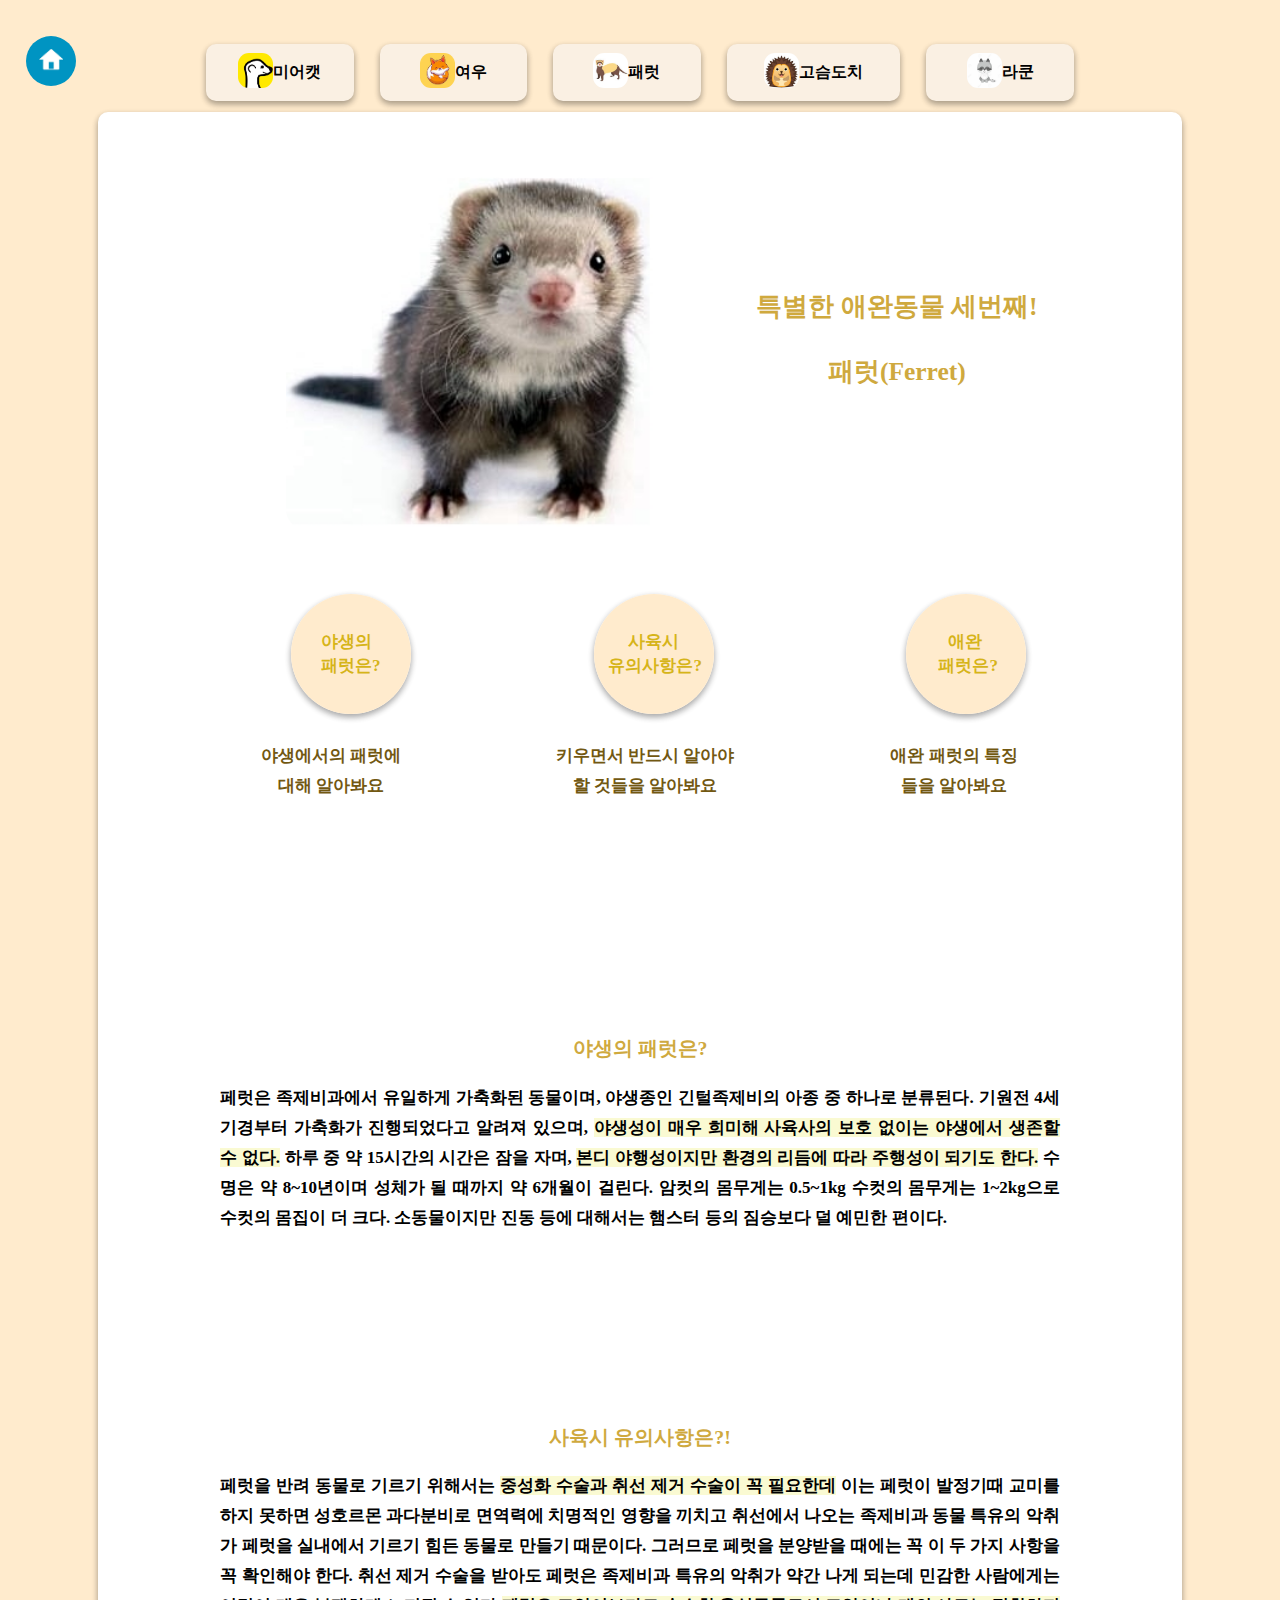
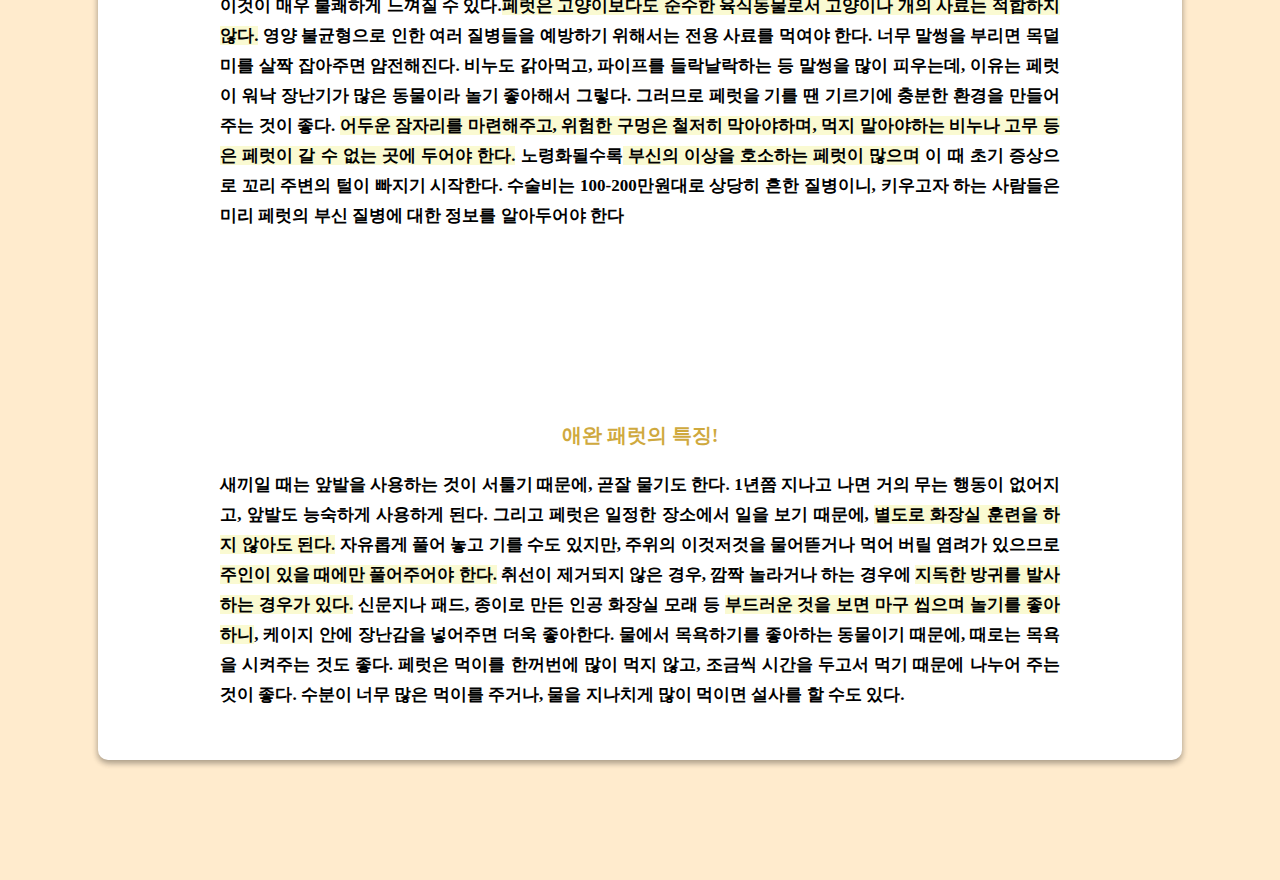
<file: Parrot.html>
<!DOCTYPE html>
<html lang="ko">
<head>
    <meta charset="UTF-8">
    <meta http-equiv="X-UA-Compatible" content="IE=edge">
    <meta name="viewport" content="width=device-width, initial-scale=1.0">
    <link rel="stylesheet" href="./pages.css">
    <title>SpecialPets</title>
</head>
<body>
    <section class="nav">
        
        <a href="./index.html">
           <img class="HomeBtn" src="./홈.png">
       </a>
            
       <section class="MKbtn">
           <a href="./Meerkat.html">
               <img class="Navimg" src="./미어캣.png">
           </a>
           <span>미어캣</span>
       </section>
       <section class="MKbtn">
           <a href="./Fox.html">
               <img class="Navimg" src="./여우.jpg">
           </a>
           <span>여우</span>
       </section>
       <section class="MKbtn">
           <a href="./Parrot.html">
               <img class="Navimg" src="./패럿.jpg">
           </a>
           <span>패럿</span>
       </section>
       <section class="HGbtn" >
           <a href="./Hedgehog.html">
               <img class="Navimg" src="./고슴도치.jpg">
           </a>
           <span>고슴도치</span>
       </section>
       <section class="RCbtn">
           <a href="./Racoon.html">
               <img class="Navimg" src="./라쿤.jpg">
           </a>
           <span>라쿤</span>
       </section>
   </section>
    <div class="table">
            <div class="subtitle">
                <img class="pic" src="./패럿프로필.png" title="미어캣" alt="미어캣">
                
                <h2 class="subtitle2">특별한 애완동물 세번째!<br>패럿(Ferret)</h2>
                
            </div>
        <div class="navcontainer">
            <div class="col-lg-4">
                <a href="#a"><svg class="navcircle" 
                    width="120" 
                    height="120" 
                    xmlns="http://www.w3.org/2000/svg"
                    role="img" 
                    aria-label="navcircle" 
                    preserveAspectRatio="xMidYMid slice" 
                    focusable="false">
                    <rect width="100%" height="100%" fill="blanchedalmond"/>
                    <text class="inside" x="25%" y="40%" fill="rgb(214, 180, 25)" dy=".3em">야생의</text>
                    <text class="inside" x="25%" y="60%" fill="rgb(214, 180, 25)" dy=".3em">패럿은?</text>
                </svg></a>
        
              
                <p>야생에서의 패럿에 대해 알아봐요</p>
            </div>
            
            <div class="col-lg-4">
                <a href="#b"><svg class="navcircle" 
                    width="120" 
                    height="120" 
                    xmlns="http://www.w3.org/2000/svg"
                    role="img" 
                    aria-label="navcircle" 
                    preserveAspectRatio="xMidYMid slice" 
                    focusable="false">
                    <rect width="100%" height="100%" fill="blanchedalmond"/>
                    <text class="inside" x="28%" y="40%" fill="rgb(214, 180, 25)" dy=".3em">사육시</text>
                    <text class="inside" x="12%" y="60%" fill="rgb(214, 180, 25)" dy=".3em">유의사항은?</text>
                </svg></a>
        
              
                <p>키우면서 반드시 알아야할 것들을 알아봐요</p>
            </div>

            <div class="col-lg-4">
                <a href="#c"><svg class="navcircle2" 
                    width="120" 
                    height="120" 
                    xmlns="http://www.w3.org/2000/svg"
                    role="img" 
                    aria-label="navcircle" 
                    preserveAspectRatio="xMidYMid slice" 
                    focusable="false">
                    <rect width="100%" height="100%" fill="blanchedalmond"/>
                    <text class="inside" x="35%" y="40%" fill="rgb(214, 180, 25)" dy=".3em">애완</text>
                    <text class="inside" x="27%" y="60%" fill="rgb(214, 180, 25)" dy=".3em">패럿은?</text>
                </svg></a>
        
              
                <p>애완 패럿의 특징들을 알아봐요</p>
            </div>
        </div>

            <div id="a" class="Animal">
                <h3>야생의 패럿은?</h3>
                <p class="Animal3">
                    페럿은 족제비과에서 유일하게 가축화된 동물이며, 야생종인 긴털족제비의 아종 중 하나로 분류된다. 
                    기원전 4세기경부터 가축화가 진행되었다고 알려져 있으며, <mark>야생성이 매우 희미해 사육사의 보호 없이는 야생에서 생존할 수 없다.</mark>
                    하루 중 약 15시간의 시간은 잠을 자며, <mark>본디 야행성이지만 환경의 리듬에 따라 주행성이 되기도 한다.</mark> 수명은 약 8~10년이며 성체가 될 때까지 약 6개월이 걸린다. 
                    암컷의 몸무게는 0.5~1kg 수컷의 몸무게는 1~2kg으로 수컷의 몸집이 더 크다. 소동물이지만 진동 등에 대해서는 햄스터 등의 짐승보다 덜 예민한 편이다.
                </p>  
            </div>
            
                <div id="b" class="Td1">
                    <h3>사육시 유의사항은?!</h3>
                    <p class="Animal3">
                        페럿을 반려 동물로 기르기 위해서는 <mark>중성화 수술과 취선 제거 수술이 꼭 필요한데</mark> 이는 페럿이 발정기때 교미를 하지 못하면 성호르몬 과다분비로 면역력에 치명적인 영향을 끼치고 
                        취선에서 나오는 족제비과 동물 특유의 악취가 페럿을 실내에서 기르기 힘든 동물로 만들기 때문이다. 그러므로 페럿을 분양받을 때에는 꼭 이 두 가지 사항을 꼭 확인해야 한다. 
                        취선 제거 수술을 받아도 페럿은 족제비과 특유의 악취가 약간 나게 되는데 민감한 사람에게는 이것이 매우 불쾌하게 느껴질 수 있다.<mark>페럿은 고양이보다도 순수한 육식동물로서 
                        고양이나 개의 사료는 적합하지 않다.</mark>  영양 불균형으로 인한 여러 질병들을 예방하기 위해서는 전용 사료를 먹여야 한다. 너무 말썽을 부리면 목덜미를 살짝 잡아주면 얌전해진다.
                        비누도 갉아먹고, 파이프를 들락날락하는 등 말썽을 많이 피우는데, 이유는 페럿이 워낙 장난기가 많은 동물이라 놀기 좋아해서 그렇다. 그러므로 페럿을 기를 땐 기르기에 충분한 환경을
                         만들어주는 것이 좋다. <mark>어두운 잠자리를 마련해주고, 위험한 구멍은 철저히 막아야하며, 먹지 말아야하는 비누나 고무 등은 페럿이 갈 수 없는 곳에 두어야 한다.</mark>
                         노령화될수록<mark> 부신의 이상을 호소하는 페럿이 많으며</mark> 이 때 초기 증상으로 꼬리 주변의 털이 빠지기 시작한다. 수술비는 100-200만원대로 상당히 흔한 질병이니, 키우고자 하는 사람들은 
                        미리 페럿의 부신 질병에 대한 정보를 알아두어야 한다
                </p>
                </div>
            
            <div>
                <div id="c" class="Td1" colspan="2">
                    <h3>애완 패럿의 특징!</h3>
                    <p class="Animal3">
                        새끼일 때는 앞발을 사용하는 것이 서툴기 때문에, 곧잘 물기도 한다. 1년쯤 지나고 나면 거의 무는 행동이 없어지고, 앞발도 능숙하게 사용하게 된다. 그리고 페럿은 일정한 장소에서 일을 보기 때문에, <mark>별도로 화장실 훈련을 하지 않아도 된다.</mark>
                        자유롭게 풀어 놓고 기를 수도 있지만, 주위의 이것저것을 물어뜯거나 먹어 버릴 염려가 있으므로 <mark>주인이 있을 때에만 풀어주어야 한다.</mark> 취선이 제거되지 않은 경우, 깜짝 놀라거나 하는 경우에 <mark>지독한 방귀를 발사하는 경우가 있다.</mark>
                        신문지나 패드, 종이로 만든 인공 화장실 모래 등 <mark>부드러운 것을 보면 마구 씹으며 놀기를 좋아하니</mark>, 케이지 안에 장난감을 넣어주면 더욱 좋아한다. 물에서 목욕하기를 좋아하는 동물이기 때문에, 때로는 목욕을 시켜주는 것도 좋다.
                        페럿은 먹이를 한꺼번에 많이 먹지 않고, 조금씩 시간을 두고서 먹기 때문에 나누어 주는 것이 좋다. 수분이 너무 많은 먹이를 주거나, 물을 지나치게 많이 먹이면 설사를 할 수도 있다.
                    </p>
                </div>
            </div>
    </div>
</body>
</html>
</file>
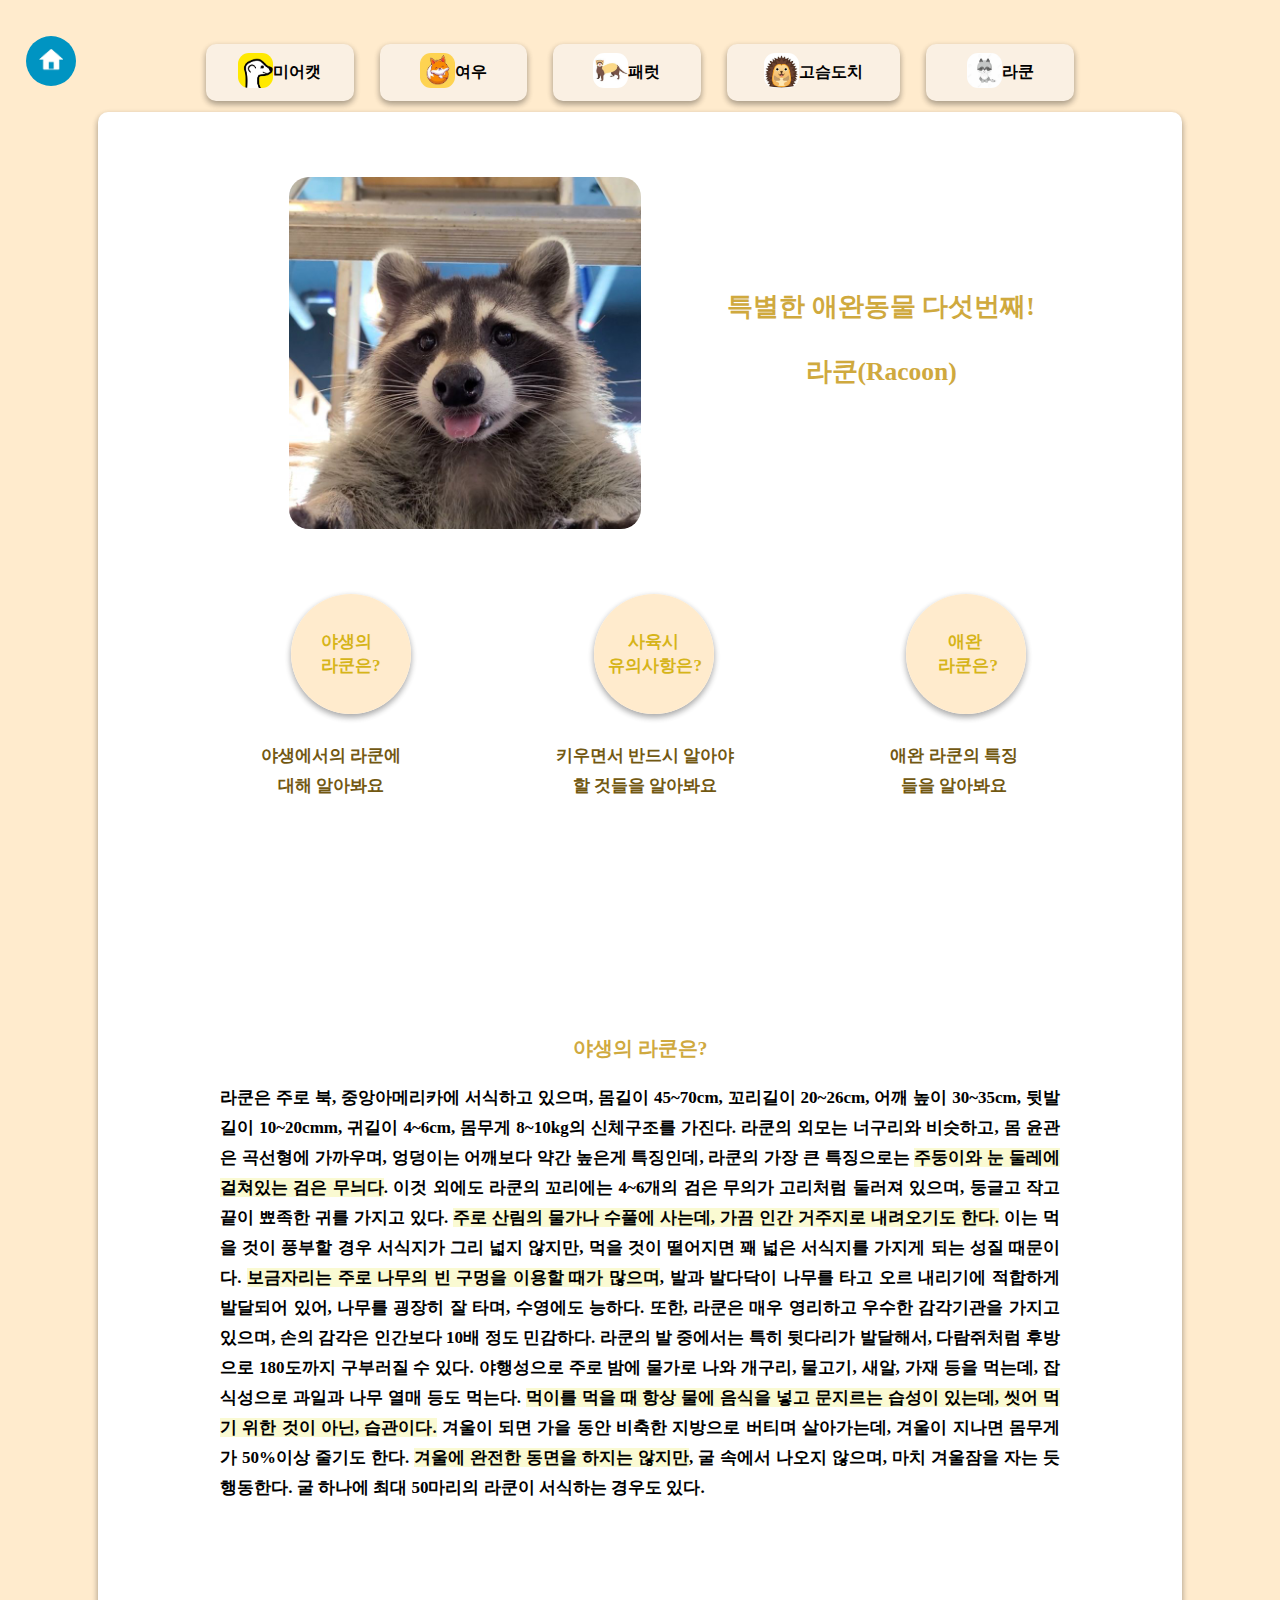
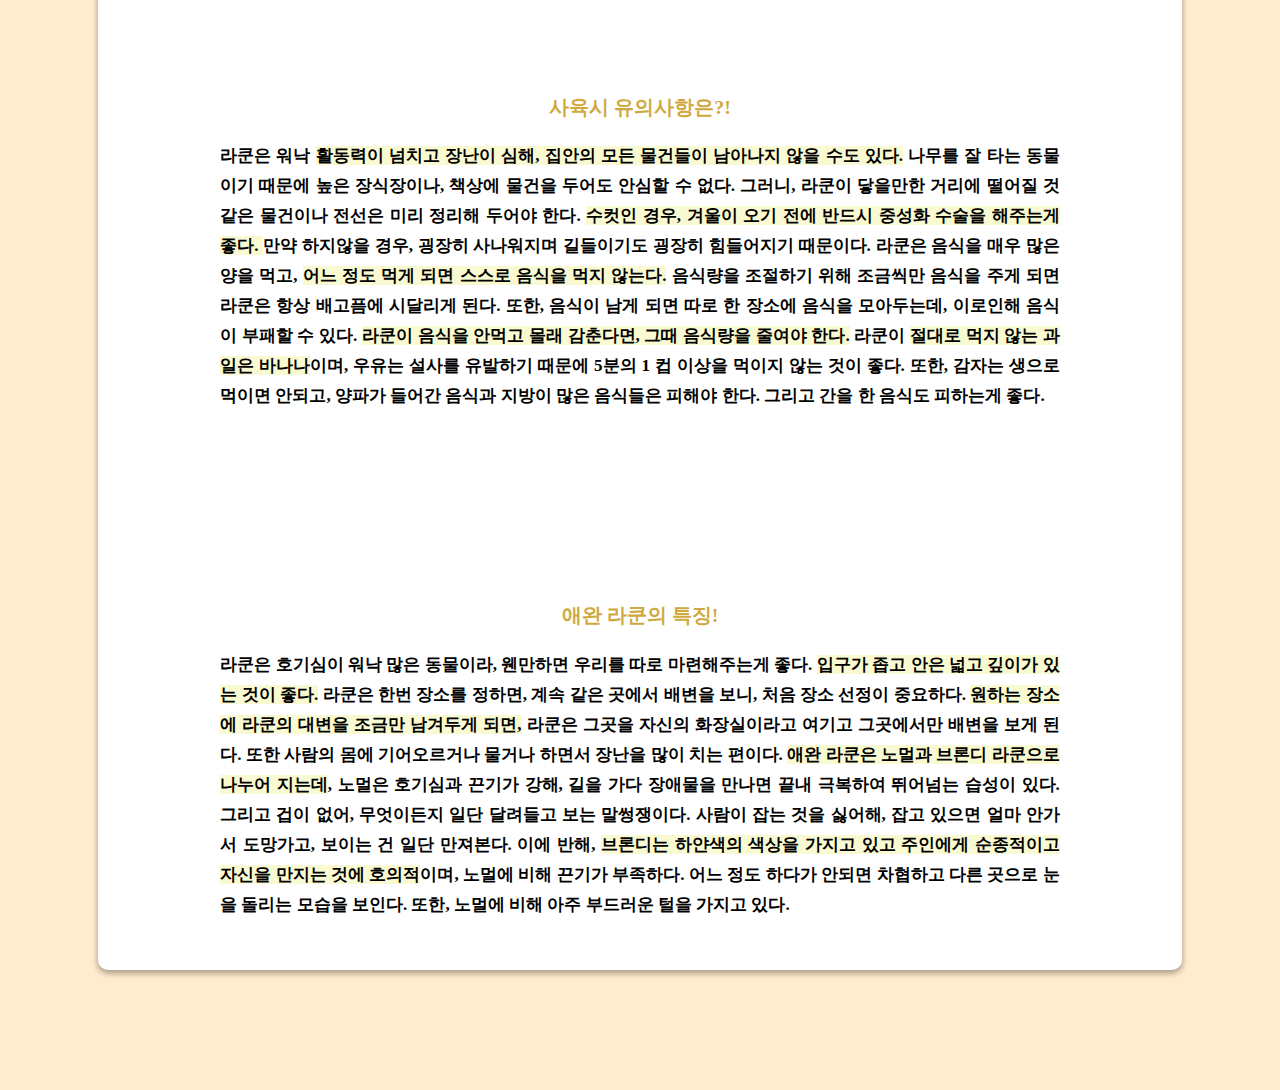
<file: Racoon.html>
<!DOCTYPE html>
<html lang="ko">
<head>
    <meta charset="UTF-8">
    <meta http-equiv="X-UA-Compatible" content="IE=edge">
    <meta name="viewport" content="width=device-width, initial-scale=1.0">
    <link rel="stylesheet" href="./pages.css">
    <title>SpecialPets</title>
</head>
<body>
    <section class="nav">
        
        <a href="./index.html">
           <img class="HomeBtn" src="./홈.png">
       </a>
            
       <section class="MKbtn">
           <a href="./Meerkat.html">
               <img class="Navimg" src="./미어캣.png">
           </a>
           <span>미어캣</span>
       </section>
       <section class="MKbtn">
           <a href="./Fox.html">
               <img class="Navimg" src="./여우.jpg">
           </a>
           <span>여우</span>
       </section>
       <section class="MKbtn">
           <a href="./Parrot.html">
               <img class="Navimg" src="./패럿.jpg">
           </a>
           <span>패럿</span>
       </section>
       <section class="HGbtn" >
           <a href="./Hedgehog.html">
               <img class="Navimg" src="./고슴도치.jpg">
           </a>
           <span>고슴도치</span>
       </section>
       <section class="RCbtn">
           <a href="./Racoon.html">
               <img class="Navimg" src="./라쿤.jpg">
           </a>
           <span>라쿤</span>
       </section>
   </section>
    <div class="table">
            <div class="subtitle">
                <img class="pic" src="./라쿤프로필.jpg" title="라쿤" alt="라쿤">
                
                <h2 class="subtitle2">특별한 애완동물 다섯번째!<br>라쿤(Racoon)</h2>
                
            </div>
        <div class="navcontainer">
            <div class="col-lg-4">
                <a href="#a"><svg class="navcircle" 
                    width="120" 
                    height="120" 
                    xmlns="http://www.w3.org/2000/svg"
                    role="img" 
                    aria-label="navcircle" 
                    preserveAspectRatio="xMidYMid slice" 
                    focusable="false">
                    <rect width="100%" height="100%" fill="blanchedalmond"/>
                    <text class="inside" x="25%" y="40%" fill="rgb(214, 180, 25)" dy=".3em">야생의</text>
                    <text class="inside" x="25%" y="60%" fill="rgb(214, 180, 25)" dy=".3em">라쿤은?</text>
                </svg></a>
        
              
                <p>야생에서의 라쿤에 대해 알아봐요</p>
            </div>
            
            <div class="col-lg-4">
                <a href="#b"><svg class="navcircle" 
                    width="120" 
                    height="120" 
                    xmlns="http://www.w3.org/2000/svg"
                    role="img" 
                    aria-label="navcircle" 
                    preserveAspectRatio="xMidYMid slice" 
                    focusable="false">
                    <rect width="100%" height="100%" fill="blanchedalmond"/>
                    <text class="inside" x="28%" y="40%" fill="rgb(214, 180, 25)" dy=".3em">사육시</text>
                    <text class="inside" x="12%" y="60%" fill="rgb(214, 180, 25)" dy=".3em">유의사항은?</text>
                </svg></a>
        
              
                <p>키우면서 반드시 알아야할 것들을 알아봐요</p>
            </div>

            <div class="col-lg-4">
                <a href="#c"><svg class="navcircle2" 
                    width="120" 
                    height="120" 
                    xmlns="http://www.w3.org/2000/svg"
                    role="img" 
                    aria-label="navcircle" 
                    preserveAspectRatio="xMidYMid slice" 
                    focusable="false">
                    <rect width="100%" height="100%" fill="blanchedalmond"/>
                    <text class="inside" x="35%" y="40%" fill="rgb(214, 180, 25)" dy=".3em">애완</text>
                    <text class="inside" x="27%" y="60%" fill="rgb(214, 180, 25)" dy=".3em">라쿤은?</text>
                </svg></a>
        
              
                <p>애완 라쿤의 특징들을 알아봐요</p>
            </div>
        </div>

            <div id="a" class="Animal">
                <h3>야생의 라쿤은?</h3>
                <p class="Animal3">
                    라쿤은 주로 북, 중앙아메리카에 서식하고 있으며, 몸길이 45~70cm, 꼬리길이 20~26cm, 어깨 높이 30~35cm, 뒷발 길이 10~20cmm, 귀길이 4~6cm, 몸무게 8~10kg의 신체구조를 가진다.
                    라쿤의 외모는 너구리와 비슷하고, 몸 윤관은 곡선형에 가까우며, 엉덩이는 어깨보다 약간 높은게 특징인데, 라쿤의 가장 큰 특징으로는 <mark>주둥이와 눈 둘레에 걸쳐있는 검은 무늬다</mark>. 이것 외에도 라쿤의 꼬리에는 4~6개의
                    검은 무의가 고리처럼 둘러져 있으며, 둥글고 작고 끝이 뾰족한 귀를 가지고 있다. <mark>주로 산림의 물가나 수풀에 사는데, 가끔 인간 거주지로 내려오기도 한다.</mark> 이는 먹을 것이 풍부할 경우 서식지가 그리 넓지 않지만, 먹을
                    것이 떨어지면 꽤 넓은 서식지를 가지게 되는 성질 때문이다. <mark>보금자리는 주로 나무의 빈 구멍을 이용할 때가 많으며</mark>, 발과 발다닥이 나무를 타고 오르 내리기에 적합하게 발달되어 있어, 나무를 굉장히 잘 타며, 수영에도 능하다.
                    또한, 라쿤은 매우 영리하고 우수한 감각기관을 가지고 있으며, 손의 감각은 인간보다 10배 정도 민감하다. 라쿤의 발 중에서는 특히 뒷다리가 발달해서, 다람쥐처럼 후방으로 180도까지 구부러질 수 있다.
                    야행성으로 주로 밤에 물가로 나와 개구리, 물고기, 새알, 가재 등을 먹는데, 잡식성으로 과일과 나무 열매 등도 먹는다. <mark>먹이를 먹을 때 항상 물에 음식을 넣고 문지르는 습성이 있는데, 씻어 먹기 위한 것이 아닌, 습관이다.</mark>
                    겨울이 되면 가을 동안 비축한 지방으로 버티며 살아가는데, 겨울이 지나면 몸무게가 50%이상 줄기도 한다. <mark>겨울에 완전한 동면을 하지는 않지만</mark>, 굴 속에서 나오지 않으며, 마치 겨울잠을 자는 듯 행동한다.
                    굴 하나에 최대 50마리의 라쿤이 서식하는 경우도 있다.

                </p>
            </div>
            
                <div id="b" class="Td1">
                    <h3>사육시 유의사항은?!</h3>
                    <p class="Animal3">
                        라쿤은 워낙 <mark>활동력이 넘치고 장난이 심해, 집안의 모든 물건들이 남아나지 않을 수도 있다.</mark> 나무를 잘 타는 동물이기 때문에 높은 장식장이나, 책상에 물건을 두어도 안심할 수 없다. 그러니, 라쿤이 닿을만한 거리에 떨어질 것같은 물건이나 전선은 미리 정리해 두어야 한다.
                        <mark>수컷인 경우, 겨울이 오기 전에 반드시 중성화 수술을 해주는게 좋다. </mark>만약 하지않을 경우, 굉장히 사나워지며 길들이기도 굉장히 힘들어지기 때문이다. 라쿤은 음식을 매우 많은 양을 먹고, <mark>어느 정도 먹게 되면 스스로 음식을 먹지 않는다.</mark> 음식량을 조절하기 위해 조금씩만 음식을
                        주게 되면 라쿤은 항상 배고픔에 시달리게 된다. 또한, 음식이 남게 되면 따로 한 장소에 음식을 모아두는데, 이로인해 음식이 부패할 수 있다. <mark>라쿤이 음식을 안먹고 몰래 감춘다면, 그때 음식량을 줄여야 한다.</mark>
                        라쿤이 <mark>절대로 먹지 않는 과일은 바나나</mark>이며, 우유는 설사를 유발하기 때문에 5분의 1 컵 이상을 먹이지 않는 것이 좋다. 또한, 감자는 생으로 먹이면 안되고, 양파가 들어간 음식과 지방이 많은 음식들은 피해야 한다. 그리고 간을 한 음식도 피하는게 좋다.
                    </p>
                </div>
            
            <div>
                <div id="c" class="Td1" colspan="2">
                    <h3>애완 라쿤의 특징!</h3>
                    <p class="Animal3">
                        라쿤은 호기심이 워낙 많은 동물이라, 웬만하면 우리를 따로 마련해주는게 좋다. <mark>입구가 좁고 안은 넓고 깊이가 있는 것이 좋다.</mark> 라쿤은 한번 장소를 정하면, 계속 같은 곳에서 배변을 보니, 처음 장소 선정이 중요하다.
                        <mark>원하는 장소에 라쿤의 대변을 조금만 남겨두게 되면,</mark> 라쿤은 그곳을 자신의 화장실이라고 여기고 그곳에서만 배변을 보게 된다. 또한 사람의 몸에 기어오르거나 물거나 하면서 장난을 많이 치는 편이다. 
                        <mark>애완 라쿤은 노멀과 브론디 라쿤으로 나누어 지는데</mark>, 노멀은 호기심과 끈기가 강해, 길을 가다 장애물을 만나면 끝내 극복하여 뛰어넘는 습성이 있다. 그리고 겁이 없어, 무엇이든지 일단 달려들고 보는 말썽쟁이다. 사람이 잡는 것을 싫어해, 잡고 있으면 얼마 안가서 도망가고, 보이는 건 
                        일단 만져본다. 이에 반해, <mark>브론디는 하얀색의 색상을 가지고 있고 주인에게 순종적이고 자신을 만지는 것에 호의적</mark>이며, 노멀에 비해 끈기가 부족하다. 어느 정도 하다가 안되면 차협하고 다른 곳으로 눈을 돌리는 모습을 보인다.
                        또한, 노멀에 비해 아주 부드러운 털을 가지고 있다.
                    </p>
                </div>
            </div>
    </div>
</body>
</html>
</file>
<file: index.css>
body{
    background-color: blanchedalmond; 
    padding: 2% 7%; 
    font-weight: bold; 
    font-size: 16px;
}

.nav{
    display: flex; 
    justify-content: space-between; 
    padding: 1% 10%;
}

.Navimg{
    width: 35px; 
    border-radius: 11px; 
    margin-right: 7%;
}

.HomeBtn{
    width: 35px; 
    border-radius: 30px; 
    margin-right: 7%; 
    position: absolute;
    left: 2%;
    top: 4%;
    width: 50px;
}

.MKbtn{
    background-color: rgb(250, 240, 227);
    border-radius: 10px;
    box-shadow: 0 3px 6px rgba(0,0,0,0.16), 0 3px 6px rgba(0,0,0,0.23);
    width: 25%;
    padding: 1%;
    display: flex;
    justify-content: center;
    align-items: center;
    margin-right: 3%;
}

.HGbtn{
    background-color: rgb(250, 240, 227);
    border-radius: 10px;
    box-shadow: 0 3px 6px rgba(0,0,0,0.16), 0 3px 6px rgba(0,0,0,0.23);
    width: 30%;
    padding: 1%;
    display: flex;
    justify-content: center;
    align-items: center;
    margin-right: 3%;
}

.RCbtn{
    background-color: rgb(250, 240, 227);
    border-radius: 10px;
    box-shadow: 0 3px 6px rgba(0,0,0,0.16), 0 3px 6px rgba(0,0,0,0.23);
    width: 25%;
    padding: 1%;
    display: flex;
    justify-content: center;
    align-items: center;
}

div{
    background-color: white; 
    box-shadow: 0 3px 6px rgba(0,0,0,0.16), 0 3px 6px rgba(0,0,0,0.23);
    border-radius: 10px;
    font-size: 17px;
    text-align: center;
    padding: 5%;
    line-height: 38px;
}

h1{
    color: rgb(207, 169, 62); 
    margin-bottom: 2%;
}

h2{
    color: rgb(207, 169, 62); 
    margin-bottom: 5%;
}

a{
    text-decoration: none;
}

.BodyBTn{
    width: 80px; 
    border-radius: 20px; 
    margin-right: 3%; 
    box-shadow: 0 3px 6px rgba(0,0,0,0.16), 0 3px 6px rgba(0,0,0,0.23);
}

.intro{
    padding: 2% 20%; 
    padding-bottom: 1%; 
    color: rgb(114, 88, 18); 
    text-align: justify;
}

.intro2{
    padding: 2% 20%; 
    color: rgb(114, 88, 18);
    text-align: justify;
}

mark{
    background-color: lightgoldenrodyellow;
}
</file>
<file: pages.css>
html {
    scroll-behavior: smooth;
  }

body{
    background-color: blanchedalmond; 
    padding: 2% 7%; 
    font-weight: bold; 
    font-size: 16px;
}

.nav{
    display: flex; 
    justify-content: space-between; 
    padding: 1% 10%;
}

.Navimg{
    width: 35px; 
    border-radius: 11px; 
    margin-right: 7%;
}

.HomeBtn{
    width: 35px; 
    border-radius: 30px; 
    margin-right: 7%; 
    position: absolute;
    left: 2%;
    top: 4%;
    width: 50px;
}

.MKbtn{
    background-color: rgb(250, 240, 227);
    border-radius: 10px;
    box-shadow: 0 3px 6px rgba(0,0,0,0.16), 0 3px 6px rgba(0,0,0,0.23);
    width: 25%;
    padding: 1%;
    display: flex;
    justify-content: center;
    align-items: center;
    margin-right: 3%;
}

.HGbtn{
    background-color: rgb(250, 240, 227);
    border-radius: 10px;
    box-shadow: 0 3px 6px rgba(0,0,0,0.16), 0 3px 6px rgba(0,0,0,0.23);
    width: 30%;
    padding: 1%;
    display: flex;
    justify-content: center;
    align-items: center;
    margin-right: 3%;
}

.RCbtn{
    background-color: rgb(250, 240, 227);
    border-radius: 10px;
    box-shadow: 0 3px 6px rgba(0,0,0,0.16), 0 3px 6px rgba(0,0,0,0.23);
    width: 25%;
    padding: 1%;
    display: flex;
    justify-content: center;
    align-items: center;
}

.table{
    background-color: white; 
    box-shadow: 0 3px 6px rgba(0,0,0,0.16), 0 3px 6px rgba(0,0,0,0.23);
    border-radius: 10px;
    font-size: 17px;
    line-height: 30px;
}

.pic{
    height: 22rem; 
    margin: 6%; 
    border-radius: 20px;
}

.pic2{
    height: 22rem; 
    margin: 6%; 
    border-radius: 20px; 
    width: 360px;
}

.Animal{
    padding: 3% 5%;
    text-align: center;
    margin-bottom: 8%;
    
}

h3{
    color: rgb(207, 169, 62);
}

.Animal3{
    text-align: justify; 
    padding: 0 7%;
}

.subtitle{
    display: flex;
    justify-content: center;
    text-align: center; 
    color: rgb(207, 169, 62);
}

.subtitle2{
    padding-top: 13%;
    margin: 2%;
    line-height: 65px;
}

.subtitle3{
    margin-top: 12%;
}

.Td1{
    padding: 3% 5%; 
    font-weight: bold; 
    text-align: center;
    margin-bottom: 8%;
}

mark{
    background-color: lightgoldenrodyellow;
}

.navcircle{
    border-radius: 50%;
}

.navcircle2{
    border-radius: 50%;
    margin-left: 15%;
}

.col-lg-4{
    padding: 0 8%;
}

svg{
    box-shadow: 0 3px 6px rgba(0,0,0,0.16), 0 3px 6px rgba(0,0,0,0.23);
    margin-left: 23%;
}

svg:hover{
    box-shadow: 0 3px 6px rgba(196, 192, 7, 0.582), 0 10px 16px rgba(153, 151, 25, 0.16);
    margin-left: 30%;
    
}

.navcontainer{
    display: flex;
    padding: 0 8%;
    margin-bottom: 15%;
}

.col-lg-4 > p {
    color: rgb(114, 88, 18);
    text-align: center;
}
</file>
